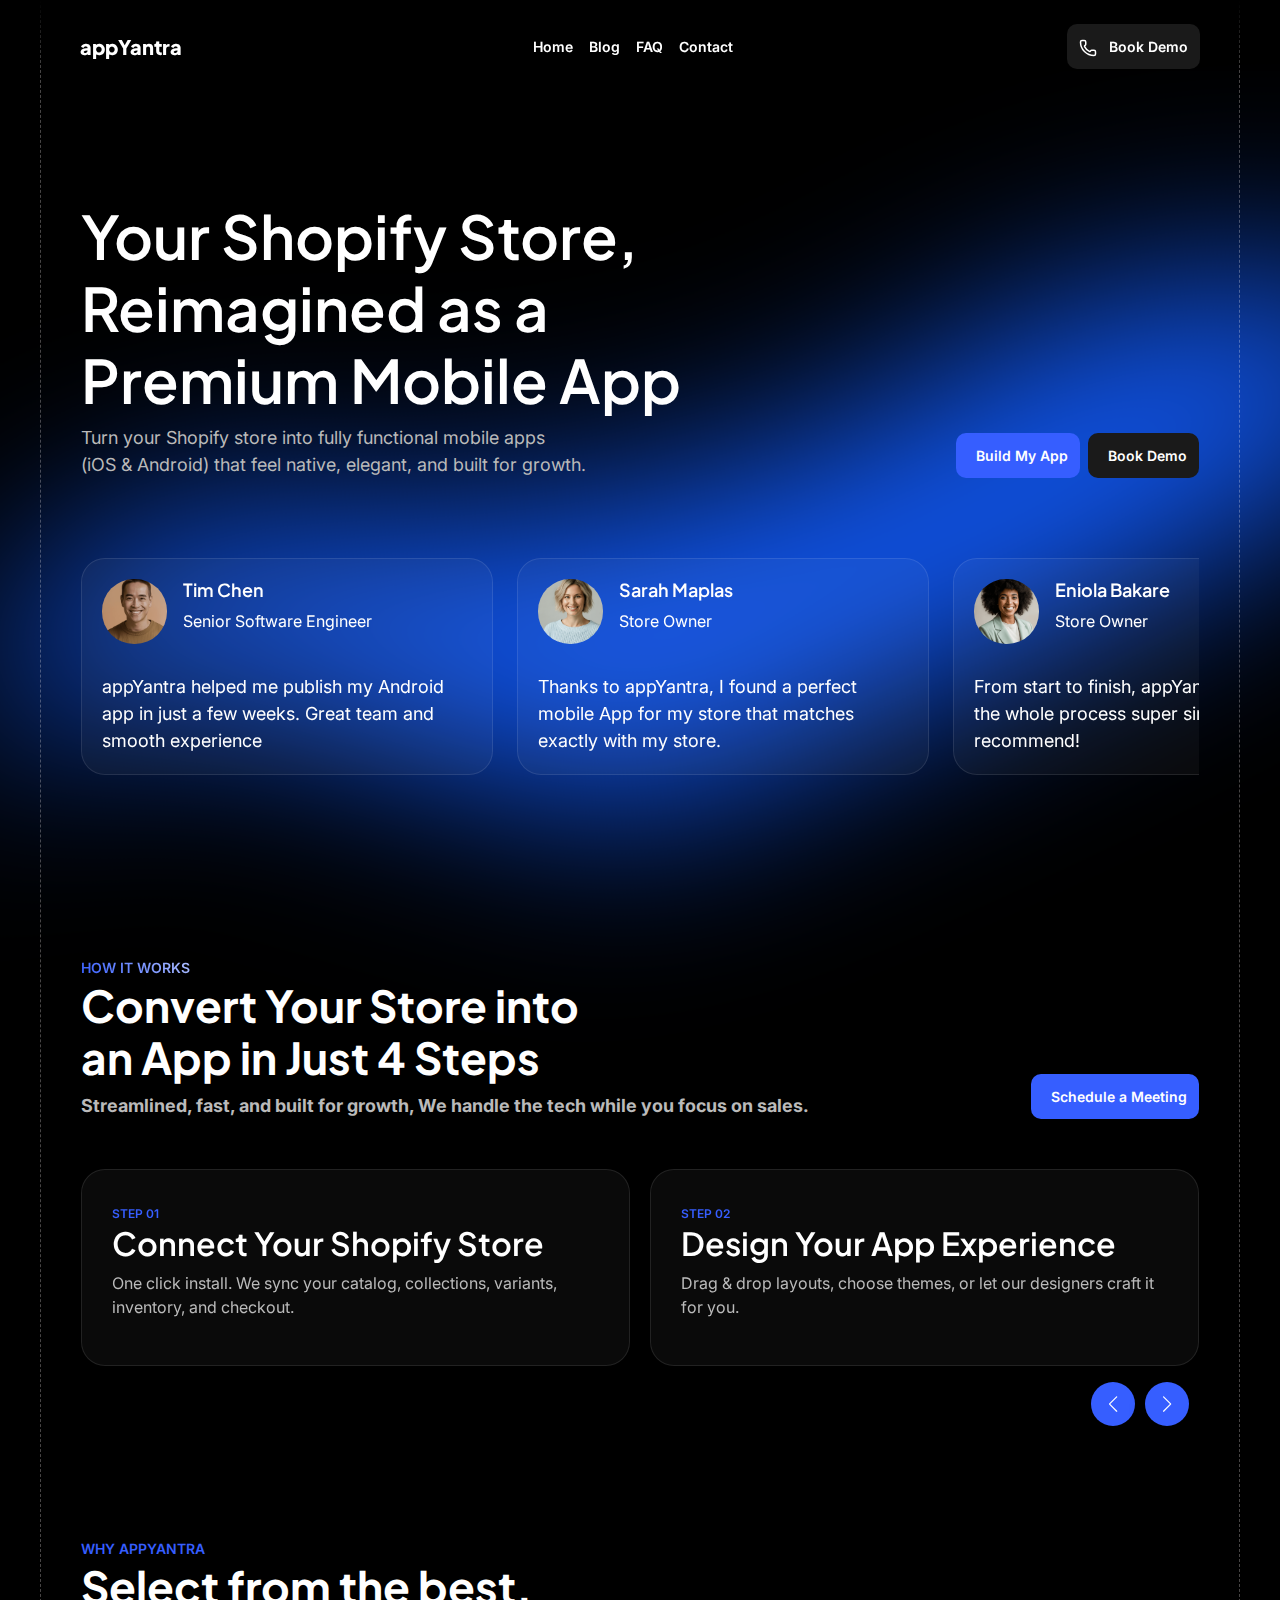
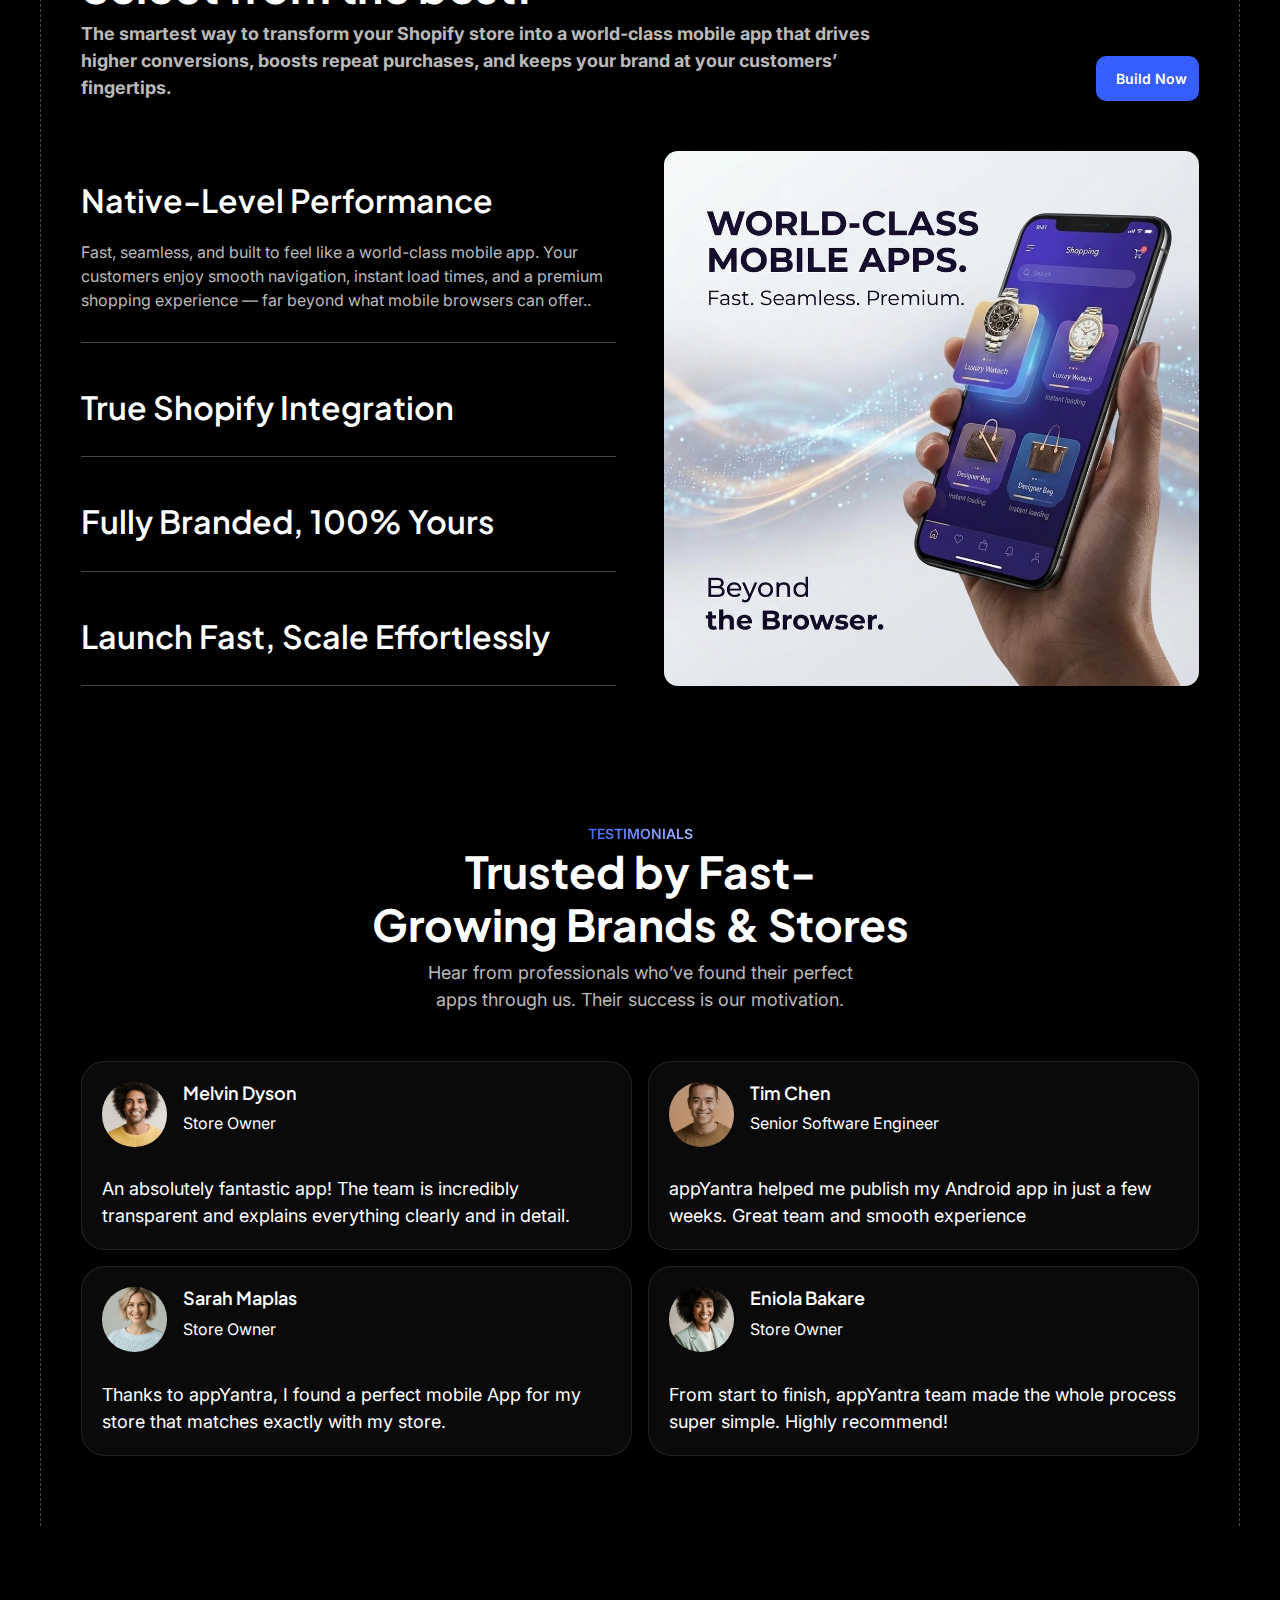
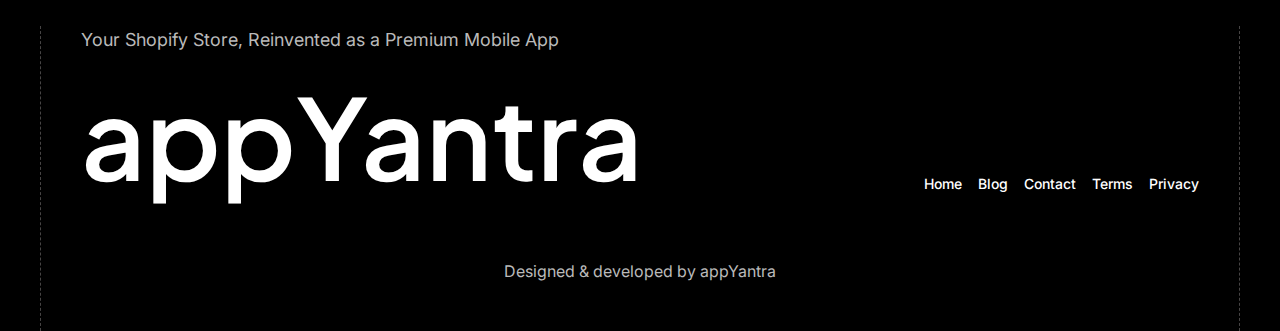
<file: index.html>
<!DOCTYPE html>
<html lang="en">

<head>
    <meta charset="UTF-8">
    <meta name="viewport" content="width=device-width, initial-scale=1.0">
    <title>appYantra | Home</title>
    <link rel="icon" href="images/favicon.png" type="image/x-icon">
    <link rel="stylesheet" href="css/bootstrap.min.css">
    <link rel="stylesheet" href="css/style.css">
    <link rel="stylesheet" href="https://cdn.jsdelivr.net/npm/swiper@11/swiper-bundle.min.css" />
</head>

<body>
    <main class="overflow-hidden position-relative">
    <div class="wrapper container ">
        <!-- HEADER STARTED HERE -->
        <header class=" fixed-top">
            <nav class="navbar navbar-expand-lg py-4 ">
                <div class="container">
                    <a class="navbar-brand" href="index.html">appYantra</a>

                    <!-- Off-canvas toggle button -->
                    <button class="navbar-toggler bg-white" type="button" data-bs-toggle="offcanvas"
                        data-bs-target="#offcanvasNavbar" aria-controls="offcanvasNavbar" aria-expanded="false"
                        aria-label="Toggle navigation">
                        <span class="navbar-toggler-icon"></span>
                    </button>

                    <!-- Off-canvas content -->
                    <div class="offcanvas offcanvas-end bg-dark" tabindex="-1" id="offcanvasNavbar"
                        aria-labelledby="offcanvasNavbarLabel">
                        <div class="offcanvas-header justify-content-end">
                            <!-- <h5 class="offcanvas-title" id="offcanvasNavbarLabel"> <a class="navbar-brand" href="#">appYantra</a></h5> -->
                            <button type="button" class="btn-close bg-white " data-bs-dismiss="offcanvas"
                                aria-label="Close"></button>
                        </div>
                        <div class="offcanvas-body">
                            <ul class="navbar-nav justify-content-center flex-grow-1 align-items-lg-center">
                                <li class="nav-item">
                                    <a class="nav-link" href="index.html">Home</a>
                                </li>
                                <li class="nav-item">
                                    <a class="nav-link" href="https://medium.com/@amit_52413">Blog</a>
                                </li>
                                <li class="nav-item">
                                    <a class="nav-link" href="FAQ.html">FAQ</a>
                                </li>
                                <li class="nav-item">
                                    <a class="nav-link" href="contact.html">Contact</a>
                                </li>

                            </ul>

                            <div class="nav_btn">
                                <button type="button" class="main_btn border-0 text-white">
                                    <svg xmlns="http://www.w3.org/2000/svg" width="18" height="18" viewBox="0 0 24 24"
                                        fill="none" stroke="currentColor" stroke-width="2" stroke-linecap="round"
                                        stroke-linejoin="round" class="lucide lucide-phone-icon lucide-phone">
                                        <path
                                            d="M13.832 16.568a1 1 0 0 0 1.213-.303l.355-.465A2 2 0 0 1 17 15h3a2 2 0 0 1 2 2v3a2 2 0 0 1-2 2A18 18 0 0 1 2 4a2 2 0 0 1 2-2h3a2 2 0 0 1 2 2v3a2 2 0 0 1-.8 1.6l-.468.351a1 1 0 0 0-.292 1.233 14 14 0 0 0 6.392 6.384" />
                                    </svg>
                                    <span class="ms-2">Book Demo</span>
                                </button>
                            </div>
                        </div>
                    </div>
                </div>
            </nav>
        </header>
        <!-- HEADER STARTED ENDED HERE -->

        <!-- HERO SECTION STARTED HERE  -->
        <section class="hero_section ">
            <div class="">
                <div class="hero_wrapper">
                    <div class="row align-items-end gy-3">
                        <div class="col-sm-12 col-md-12 col-lg-8">
                            <div class="hero_content">
                                <h1 class="main_heading">Your Shopify Store, Reimagined as a <br
                                        class="d-none d-lg-block"> Premium Mobile App</h1>
                                <p class="mb-0 main_para">Turn your Shopify store into fully functional mobile apps <br
                                        class="d-none d-lg-block"> (iOS & Android) that feel native, elegant, and built
                                    for growth.</p>
                            </div>
                        </div>
                        <div class="col-sm-12 col-md-12 col-lg-4">
                            <div class="hero-btn d-flex gap-2 justify-content-lg-end">
                                <button type="button" class="main_btn blue_btn border-0 text-white">
                                    <span class="ms-2">Build My App</span>
                                </button>
                                <button type="button" class="main_btn dark_btn border-0 text-white">
                                    <span class="ms-2">Book Demo</span>
                                </button>
                            </div>
                        </div>
                    </div>
                </div>
            </div>

            <div class="infinite_slider_section">
                <div class="swiper card-slider">
                    <div class="swiper-wrapper">
                        <div class="swiper-slide ">
                            <div class="card_wrapper">
                                <div class="d-flex mb-4">
                                    <div class="flex-shrink-0">
                                        <img src="images/Malvin Dyson.png" class="rounded-5 object-fit-cover" alt="..."
                                            width="65" height="65">
                                    </div>
                                    <div class="flex-grow-1 ms-3">
                                        <h4>Melvin Dyson</h4>
                                        <p>Store Owner</p>
                                    </div>
                                </div>
                                <p class="card-para mb-0">An absolutely fantastic app! The team is incredibly
                                    transparent and explains everything clearly and in detail.</p>
                            </div>
                        </div>
                        <div class="swiper-slide">
                            <div class="card_wrapper">
                                <div class="d-flex mb-4">
                                    <div class="flex-shrink-0">
                                        <img src="images/Tim Chen.png" class="rounded-5 object-fit-cover" alt="..."
                                            width="65" height="65">
                                    </div>
                                    <div class="flex-grow-1 ms-3">
                                        <h4>Tim Chen</h4>
                                        <p>Senior Software Engineer</p>
                                    </div>
                                </div>
                                <p class="card-para mb-0">appYantra helped me publish my Android app in just a few
                                    weeks. Great team and smooth experience</p>
                            </div>
                        </div>
                        <div class="swiper-slide">
                            <div class="card_wrapper ">
                                <div class="d-flex mb-4">
                                    <div class="flex-shrink-0">
                                        <img src="images/Sarah Mapls.png" class="rounded-5 object-fit-cover" alt="..."
                                            width="65" height="65">
                                    </div>
                                    <div class="flex-grow-1 ms-3">
                                        <h4>Sarah Maplas</h4>
                                        <p>Store Owner</p>
                                    </div>
                                </div>
                                <p class="card-para mb-0">Thanks to appYantra, I found a perfect mobile App for my store
                                    that matches exactly with my store.</p>
                            </div>
                        </div>
                        <div class="swiper-slide">
                            <div class="card_wrapper">
                                <div class="d-flex mb-4">
                                    <div class="flex-shrink-0">
                                        <img src="images/Eniola Bakare.png" class="rounded-5 object-fit-cover" alt="..."
                                            width="65" height="65">
                                    </div>
                                    <div class="flex-grow-1 ms-3">
                                        <h4>Eniola Bakare</h4>
                                        <p>Store Owner</p>
                                    </div>
                                </div>
                                <p class="card-para mb-0">From start to finish, appYantra team made the whole process
                                    super simple. Highly recommend!</p>
                            </div>
                        </div>
                    </div>
                </div>
            </div>
            <div class="overflow-hidden">

           
            <div class="effect" style="transform: rotate(-15deg); width: 1618px;
    height: 405px; position: absolute;
    bottom: 0;
    right: -370px;     filter: blur(100px); z-index: -1;">
                <svg viewBox="0 0 1618 405" id="svg12273112400"><path d="M 205.889 150.386 C 205.889 150.386 0.541 182.094 0.392 136.971 C 0.242 91.848 205.292 -30.106 307.356 7.013 C 511.485 81.249 783.216 139.368 1029.143 61.433 C 1275.071 -16.503 1445.032 65.317 1567.134 151.369 C 1689.236 237.422 1555.027 78.887 1505.441 188.418 C 1455.855 297.949 632.069 404.285 632.069 404.285 Z" fill="var(--token-8454ef88-b6ee-4ed5-be6e-f2c4387e5309, rgb(17 89 247))"/></svg>

            </div>
            
             </div>
        </section>
        <!-- HERO SECTION ENDED HERE  -->

        <!-- HOW IT WORKS SECTION STARTED HERE -->
        <section class="process_section">
            <div class="row align-items-end gy-3">
                <div class="col-md-8">
                    <div class="content_part">
                        <span class="section_title_text">HOW IT WORKS</span>
                        <h2 class="section_heading_text">Convert Your Store into <br class="d-none d-lg-block"> an App
                            in Just 4 Steps</h2>
                        <p class="bold_para_text mb-0">Streamlined, fast, and built for growth, We handle the tech while
                            you focus on sales.</p>
                    </div>
                </div>
                <div class="col-md-4 ">
                    <div class="d-flex justify-content-lg-end">
                        <button type="button" class="main_btn blue_btn border-0 text-white">
                            <span class="ms-2">Schedule a Meeting</span>
                        </button>
                    </div>
                </div>
            </div>

            <div class="step_slider_wrapper">
                <div class="slider-wrapper">
                    <div class="swiper step-slider">
                        <div class="swiper-wrapper">
                            <div class="swiper-slide">
                                <div class="step_card_wrapper">
                                    <span class="step_title">STEP 01</span>
                                    <h3 class="step_card_heading">Connect Your Shopify Store</h3>
                                    <p>One click install. We sync your catalog, collections, variants, inventory, and
                                        checkout.</p>
                                </div>
                            </div>
                            <div class="swiper-slide">
                                <div class="step_card_wrapper">
                                    <span class="step_title">STEP 02</span>
                                    <h3 class="step_card_heading">Design Your App Experience</h3>
                                    <p>Drag & drop layouts, choose themes, or let our designers craft it for you.</p>
                                </div>
                            </div>
                            <div class="swiper-slide">
                                <div class="step_card_wrapper">
                                    <span class="step_title">STEP 03</span>
                                    <h3 class="step_card_heading">Launch on iOS & Android</h3>
                                    <p>You approve, we compile, test, and submit. Ready for App Store & Google Play.</p>
                                </div>
                            </div>
                            <div class="swiper-slide">
                                <div class="step_card_wrapper">
                                    <span class="step_title">STEP 04</span>
                                    <h3 class="step_card_heading">Mobile-First Customers</h3>
                                    <p>Engage users with push notifications, lightning-fast UI, and a smoother checkout
                                        journey.</p>
                                </div>
                            </div>
                        </div>

                        <!-- Arrows -->
                        <div class="swiper-button-prev"></div>
                        <div class="swiper-button-next"></div>
                    </div>
                </div>
            </div>
        </section>
        <!-- HOW IT WORKS SECTION ENDED HERE -->

        <!-- Why appYantra SECTION START HERE -->
        <section class="why_appYantra">
            <div class="row align-items-end gy-3">
                <div class="col-md-9">
                    <div class="content_part">
                        <span class="why_appYantra_section_title">Why appYantra</span>
                        <h2 class="section_heading_text">Select from the best.</h2>
                        <p class="bold_para_text mb-0">The smartest way to transform your Shopify store into a
                            world-class mobile app that drives higher conversions, boosts repeat purchases, and keeps
                            your brand at your customers’ fingertips.</p>
                    </div>
                </div>
                <div class="col-md-3 ">
                    <div class="d-flex justify-content-lg-end">
                        <button type="button" class="main_btn blue_btn border-0 text-white">
                            <span class="ms-2">Build Now</span>
                        </button>
                    </div>
                </div>
            </div>

            <div class="collapse_content_wrapper">
                <div class="row gx-5 align-items-stretch">
                    <!-- LEFT -->
                    <div class="col-md-12 col-lg-6 h-100">

                        <div id="services" class="h-100 d-flex flex-column justify-content-between w-100">

                            <div class="service-item">
                                <button class="service-btn" data-image="img1" data-bs-toggle="collapse"
                                    data-bs-target="#s1">
                                    <h4>Native-Level Performance</h4>
                                </button>
                                <div id="s1" class="collapse show" data-bs-parent="#services">
                                    <div class="service-body">
                                        <p class="mb-0">Fast, seamless, and built to feel like a world-class mobile
                                            app.
                                            Your customers enjoy smooth navigation, instant load times, and a premium
                                            shopping
                                            experience — far beyond what mobile browsers can offer..</p>
                                    </div>
                                </div>
                            </div>

                            <div class="service-item">
                                <button class="service-btn collapsed" data-image="img2" data-bs-toggle="collapse"
                                    data-bs-target="#s2">
                                    <h4>True Shopify Integration</h4>
                                </button>
                                <div id="s2" class="collapse" data-bs-parent="#services">
                                    <div class="service-body">
                                        <p class="mb-0">Everything in your Shopify store syncs automatically.
                                            Products, collections, variants, inventory, accounts, checkout — all updated
                                            in
                                            real-time with zero manual effort.</p>
                                    </div>
                                </div>
                            </div>

                            <div class="service-item">
                                <button class="service-btn collapsed" data-image="img3" data-bs-toggle="collapse"
                                    data-bs-target="#s3">
                                    <h4> Fully Branded, 100% Yours</h4>
                                </button>
                                <div id="s3" class="collapse" data-bs-parent="#services">
                                    <div class="service-body">
                                        <p class="mb-0"></p>A custom app experience tailored to your identity.
                                        From app icon to UI design, every detail is crafted to reflect your brand — no
                                        templates, no generic layouts, no third-party footprints..</p>
                                    </div>
                                </div>
                            </div>
                            <div class="service-item">
                                <button class="service-btn collapsed" data-image="img4" data-bs-toggle="collapse"
                                    data-bs-target="#s4">
                                    <h4> Launch Fast, Scale Effortlessly</h4>
                                </button>
                                <div id="s4" class="collapse" data-bs-parent="#services">
                                    <div class="service-body">
                                        <p class="mb-0"></p>A custom app experience tailored to your identity.
                                        Go from concept to live app in days, not months.
                                        We handle design, build, testing, and app store submission so you can focus on
                                        growth, customer engagement, and conversions.</p>
                                    </div>
                                </div>
                            </div>

                        </div>
                    </div>

                    <!-- RIGHT -->
                    <div class="col-md-12 col-lg-6 mt-4 mt-md-0 h-100">

                        <div class="image-box h-100 h-100 w-100 d-flex align-items-center justify-content-center overflow-hidden">
                            <img id="img1" class="active img-fluid" src="images/Native-Level Performance.jpg">
                            <img id="img2" class="img-fluid" src="images/True Shopify Integration.webp">
                            <img id="img3" class="img-fluid" src="images/Fully-Branded.jpg" class="image-fluid">
                            <img id="img4" class="img-fluid" src="images/Launch-Fast.jpg" class="image-fluid">
                        </div>

                    </div>

                </div>
            </div>

        </section>
        <!-- Why appYantra SECTION END HERE -->

        <!-- TESTIMONIAL SECTION STARTED HERE  -->
        <section class="testimonial_section">
            <div class="text-center content_part">
                <span class="section_title_text">testimonials</span>
                <h2 class="section_heading_text">Trusted by Fast-<br class="d-none d-lg-block">Growing Brands & Stores</h2>
                <p class="mb-0">Hear from professionals who’ve found their perfect <br class="d-none d-lg-block"> apps through us. Their success is our motivation.</p>
            </div>

            <div class="members mt-5">
                <div class="row g-3">
                    <div class="col-md-6">
                        <div class="card_wrapper">
                                <div class="d-flex mb-4">
                                    <div class="flex-shrink-0">
                                        <img src="images/Malvin Dyson.png" class="rounded-5 object-fit-cover" alt="..."
                                            width="65" height="65">
                                    </div>
                                    <div class="flex-grow-1 ms-3">
                                        <h4>Melvin Dyson</h4>
                                        <p class="member_title">Store Owner</p>
                                    </div>
                                </div>
                                <p class="card-para mb-0">An absolutely fantastic app! The team is incredibly
                                    transparent and explains everything clearly and in detail.</p>
                            </div>
                    </div>
                    <div class="col-md-6">
                        <div class="card_wrapper">
                                <div class="d-flex mb-4">
                                    <div class="flex-shrink-0">
                                        <img src="images/Tim Chen.png" class="rounded-5 object-fit-cover" alt="..."
                                            width="65" height="65">
                                    </div>
                                    <div class="flex-grow-1 ms-3">
                                        <h4>Tim Chen</h4>
                                        <p class="member_title">Senior Software Engineer</p>
                                    </div>
                                </div>
                                <p class="card-para mb-0">appYantra helped me publish my Android app in just a few
                                    weeks. Great team and smooth experience</p>
                            </div>
                    </div>

                    <div class="col-md-6">
                         <div class="card_wrapper ">
                                <div class="d-flex mb-4">
                                    <div class="flex-shrink-0">
                                        <img src="images/Sarah Mapls.png" class="rounded-5 object-fit-cover" alt="..."
                                            width="65" height="65">
                                    </div>
                                    <div class="flex-grow-1 ms-3">
                                        <h4>Sarah Maplas</h4>
                                        <p class="member_title">Store Owner</p>
                                    </div>
                                </div>
                                <p class="card-para mb-0">Thanks to appYantra, I found a perfect mobile App for my store
                                    that matches exactly with my store.</p>
                            </div>
                    </div>

                    <div class="col-md-6">
                        <div class="card_wrapper">
                                <div class="d-flex mb-4">
                                    <div class="flex-shrink-0">
                                        <img src="images/Eniola Bakare.png" class="rounded-5 object-fit-cover" alt="..."
                                            width="65" height="65">
                                    </div>
                                    <div class="flex-grow-1 ms-3">
                                        <h4>Eniola Bakare</h4>
                                        <p class="member_title">Store Owner</p>
                                    </div>
                                </div>
                                <p class="card-para mb-0">From start to finish, appYantra team made the whole process
                                    super simple. Highly recommend!</p>
                            </div>
                    </div>
                </div>
            </div>
        </section>
        <!-- TESTIMONIAL SECTION ENDED HERE  -->
    </div>
</main>

    <!-- FOOTER STARED HERE  -->
     <footer class="overflow-hidden position-relative">
        
        <div class="container p-0">
            <div class="footer-wrapper">
            <div class="row align-items-end">
                <div class="col-md-12 col-lg-8 text-center text-lg-start">
                    <p class="footer_para ">Your Shopify Store, Reinvented as a Premium Mobile App</p>
                    <h4 class="footer_title ">appYantra</h4>
                </div>
                <div class="col-md-12  col-lg-4">
                    <ul class="footer_links justify-content-lg-end justify-content-center flex-wrap">
                                <li>
                                    <a class="" href="index.html">Home</a>
                                </li>
                                <li >
                                    <a class="" href="https://medium.com/@amit_52413">Blog</a>
                                </li>
                                <li>
                                    <a class="" href="contact.html">Contact</a>
                                </li>
                                <li >
                                    <a class="" href="terms.html">Terms</a>
                                </li>
                                <li>
                                    <a class="" href="privacy-policy.html">Privacy</a>
                                </li>

                            </ul>
                </div>
            </div>
            <p class="copyright_title py-5 mb-0  text-center">Designed & developed by appYantra</p>
        </div>
        </div>

        <div class="glow-effect" style="transform: rotate(7deg);     position: absolute;
    bottom: -160px;
    left: -126px;     width: 1107px;
    height: 277px;     filter: blur(100px); z-index: -1;">
            <svg viewBox="0 0 1402 351" id="svg9878764945"><path d="M 89.076 78.319 C 89.076 78.319 -88.097 105.642 -88.226 66.759 C -88.354 27.875 88.561 -77.216 176.621 -45.23 C 352.743 18.741 587.19 68.825 799.375 1.665 C 1011.56 -65.494 1158.201 5.013 1263.55 79.166 C 1368.898 153.32 1253.104 16.706 1210.321 111.092 C 1167.538 205.478 456.782 297.111 456.782 297.111 Z" fill="var(--token-8454ef88-b6ee-4ed5-be6e-f2c4387e5309, rgb(60, 120, 250))"/></svg>
        </div>
     </footer>
      <!-- FOOTER STARED ENDED  -->

    <script src="js/jquery-3.6.4.min.js"></script>
    <script src="js/bootstrap.bundle.min.js"></script>
    <script src="https://cdn.jsdelivr.net/npm/swiper@11/swiper-bundle.min.js"></script>
    <script>
        const swiper = new Swiper(".card-slider", {
            slidesPerView: "auto",
            spaceBetween: 0,
            loop: true,
            speed: 7000,
            allowTouchMove: false,
            autoplay: {
                delay: 0,
                disableOnInteraction: false
            },
            freeMode: true,
            freeModeMomentum: false
        });
        swiper.el.addEventListener("pointerdown", () => swiper.autoplay.stop());
        swiper.el.addEventListener("pointerup", () => swiper.autoplay.start());

        const stepswiSper = new Swiper(".step-slider", {
            slidesPerView: "auto",
            spaceBetween: 20,
            loop: true,
            navigation: {
                nextEl: ".swiper-button-next",
                prevEl: ".swiper-button-prev"
            },
            breakpoints: {
                640: { slidesPerView: 2 },
                900: { slidesPerView: 2 }
            }
        });


        // collapse
        const buttons = document.querySelectorAll('.service-btn');
        const images = document.querySelectorAll('.image-box img');

        buttons.forEach(btn => {
            btn.addEventListener('click', () => {
                const target = btn.getAttribute('data-image');

                images.forEach(img => img.classList.remove('active'));
                document.getElementById(target).classList.add('active');
            });
        });
    </script>
</body>

</html>
</file>
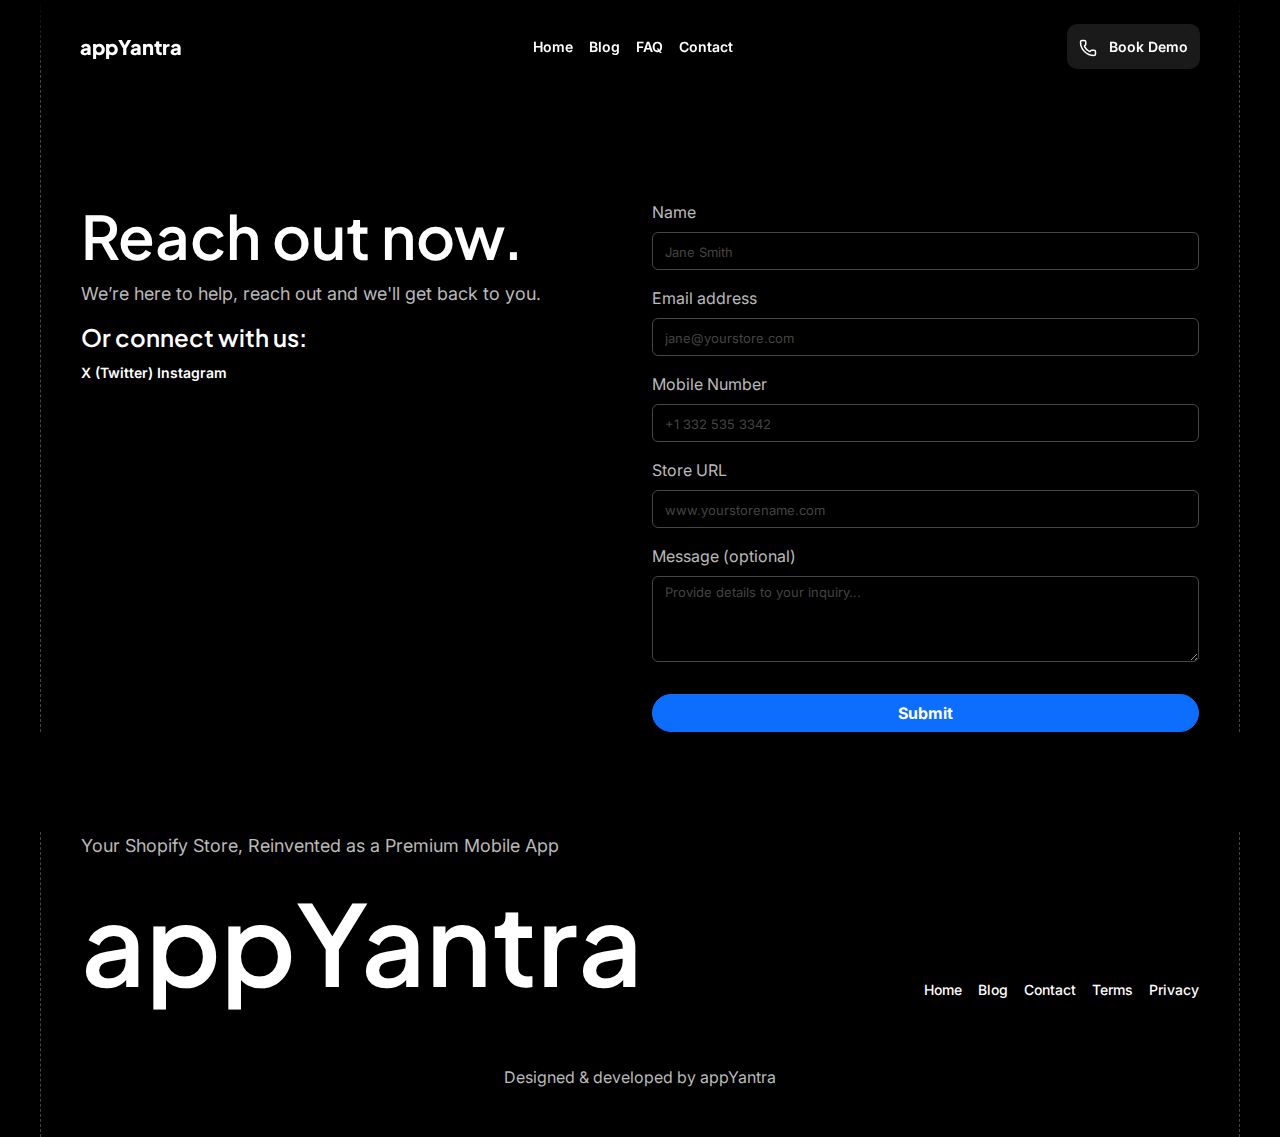
<file: contact.html>
<!DOCTYPE html>
<html lang="en">

<head>
    <meta charset="UTF-8">
    <meta name="viewport" content="width=device-width, initial-scale=1.0">
    <title>appYantra | Contact </title>
    <link rel="icon" href="images/favicon.png" type="image/x-icon">
    <link rel="stylesheet" href="css/bootstrap.min.css">
    <link rel="stylesheet" href="css/style.css">
</head>

<body>
    <main class="overflow-hidden position-relative">
        <div class="wrapper container ">
            <!-- HEADER STARTED HERE -->
            <header class=" fixed-top">
                <nav class="navbar navbar-expand-lg py-4 ">
                    <div class="container">
                        <a class="navbar-brand" href="index.html">appYantra</a>

                        <!-- Off-canvas toggle button -->
                        <button class="navbar-toggler bg-white" type="button" data-bs-toggle="offcanvas"
                            data-bs-target="#offcanvasNavbar" aria-controls="offcanvasNavbar" aria-expanded="false"
                            aria-label="Toggle navigation">
                            <span class="navbar-toggler-icon"></span>
                        </button>

                        <!-- Off-canvas content -->
                        <div class="offcanvas offcanvas-end bg-dark" tabindex="-1" id="offcanvasNavbar"
                            aria-labelledby="offcanvasNavbarLabel">
                            <div class="offcanvas-header justify-content-end">
                                <!-- <h5 class="offcanvas-title" id="offcanvasNavbarLabel"> <a class="navbar-brand" href="#">appYantra</a></h5> -->
                                <button type="button" class="btn-close bg-white " data-bs-dismiss="offcanvas"
                                    aria-label="Close"></button>
                            </div>
                            <div class="offcanvas-body">
                                <ul class="navbar-nav justify-content-center flex-grow-1 align-items-lg-center">
                                    <li class="nav-item">
                                        <a class="nav-link" href="index.html">Home</a>
                                    </li>
                                    <li class="nav-item">
                                        <a class="nav-link" href="https://medium.com/@amit_52413">Blog</a>
                                    </li>
                                    <li class="nav-item">
                                        <a class="nav-link" href="FAQ.html">FAQ</a>
                                    </li>
                                    <li class="nav-item">
                                        <a class="nav-link" href="contact.html">Contact</a>
                                    </li>

                                </ul>

                                <div class="nav_btn">
                                    <button type="button" class="main_btn border-0 text-white">
                                        <svg xmlns="http://www.w3.org/2000/svg" width="18" height="18"
                                            viewBox="0 0 24 24" fill="none" stroke="currentColor" stroke-width="2"
                                            stroke-linecap="round" stroke-linejoin="round"
                                            class="lucide lucide-phone-icon lucide-phone">
                                            <path
                                                d="M13.832 16.568a1 1 0 0 0 1.213-.303l.355-.465A2 2 0 0 1 17 15h3a2 2 0 0 1 2 2v3a2 2 0 0 1-2 2A18 18 0 0 1 2 4a2 2 0 0 1 2-2h3a2 2 0 0 1 2 2v3a2 2 0 0 1-.8 1.6l-.468.351a1 1 0 0 0-.292 1.233 14 14 0 0 0 6.392 6.384" />
                                        </svg>
                                        <span class="ms-2">Book Demo</span>
                                    </button>
                                </div>
                            </div>
                        </div>
                    </div>
                </nav>
            </header>

            <section class="contact_us">
                <div class="row gy-5">
                    <div class="col-lg-6">
                        <div class="contact_content text-center text-lg-start">
                            <h1 class="main_heading">Reach out now.</h1>
                            <p class="mb-0 main_para">We’re here to help, reach out and we'll get back to you.</p>

                            <div class="social_links mt-3">
                                <h4>Or connect with us:</h4>
                                <a href="https://x.com/SupportCo57673" class="d-inline-block" target="_blank">X
                                    (Twitter)</a>
                                <a href="https://www.instagram.com/appyantra/" class="d-inline-block"
                                    target="_blank">Instagram</a>
                            </div>
                        </div>
                    </div>
                    <div class="col-lg-6">
                        <div class="contact_form">
                            <form>
                                <div class="mb-3">
                                    <label for="exampleInputName1" class="form-label">Name</label>
                                    <input type="text" class="form-control" placeholder="Jane Smith"
                                        id="exampleInputName1" aria-describedby="Name" required>
                                </div>
                                <div class="mb-3">
                                    <label for="exampleInputEmail1" class="form-label">Email address</label>
                                    <input type="email" class="form-control" placeholder="jane@yourstore.com"
                                        id="exampleInputEmail1" aria-describedby="emailHelp" required>
                                </div>
                                <div class="mb-3">
                                    <label for="exampleInputNumber1" class="form-label">Mobile Number</label>
                                    <input type="number" class="form-control" placeholder="+1 332 535 3342"
                                        id="exampleInputNumber1">
                                </div>
                                <div class="mb-3">
                                    <label for="exampleInputURL1" class="form-label">Store URL</label>
                                    <input type="text" class="form-control" placeholder="www.yourstorename.com"
                                        id="exampleInputURL1" aria-describedby="emailHelp">
                                </div>
                                <div class="mb-3">
                                    <label for="exampleFormControlTextarea1" class="form-label">Message
                                        (optional)</label>
                                    <textarea class="form-control" placeholder="Provide details to your inquiry..."
                                        id="exampleFormControlTextarea1" rows="3"></textarea>
                                </div>
                                <button type="submit"
                                    class="btn btn-primary rounded-5 w-100 fw-bold mt-3">Submit</button>
                            </form>
                        </div>
                    </div>
                </div>

            </section>
        </div>
    </main>

    <!-- FOOTER STARED HERE  -->
    <footer class="overflow-hidden position-relative">

        <div class="container p-0">
            <div class="footer-wrapper">
                <div class="row align-items-end">
                    <div class="col-md-12 col-lg-8 text-center text-lg-start">
                        <p class="footer_para ">Your Shopify Store, Reinvented as a Premium Mobile App</p>
                        <h4 class="footer_title ">appYantra</h4>
                    </div>
                    <div class="col-md-12  col-lg-4">
                        <ul class="footer_links justify-content-lg-end justify-content-center flex-wrap">
                            <li>
                                <a class="" href="index.html">Home</a>
                            </li>
                            <li>
                                <a class="" href="https://medium.com/@amit_52413">Blog</a>
                            </li>
                            <li>
                                <a class="" href="contact.html">Contact</a>
                            </li>
                            <li>
                                <a class="" href="terms.html">Terms</a>
                            </li>
                            <li>
                                <a class="" href="privacy-policy.html">Privacy</a>
                            </li>

                        </ul>
                    </div>
                </div>
                <p class="copyright_title py-5 mb-0  text-center">Designed & developed by appYantra</p>
            </div>
        </div>

        <div class="glow-effect" style="transform: rotate(7deg);     position: absolute;
    bottom: -160px;
    left: -126px;     width: 1107px;
    height: 277px;     filter: blur(100px); z-index: -1;">
            <svg viewBox="0 0 1402 351" id="svg9878764945">
                <path
                    d="M 89.076 78.319 C 89.076 78.319 -88.097 105.642 -88.226 66.759 C -88.354 27.875 88.561 -77.216 176.621 -45.23 C 352.743 18.741 587.19 68.825 799.375 1.665 C 1011.56 -65.494 1158.201 5.013 1263.55 79.166 C 1368.898 153.32 1253.104 16.706 1210.321 111.092 C 1167.538 205.478 456.782 297.111 456.782 297.111 Z"
                    fill="var(--token-8454ef88-b6ee-4ed5-be6e-f2c4387e5309, rgb(60, 120, 250))" />
            </svg>
        </div>
    </footer>
    <!-- FOOTER STARED ENDED  -->
</body>

</html>
</file>
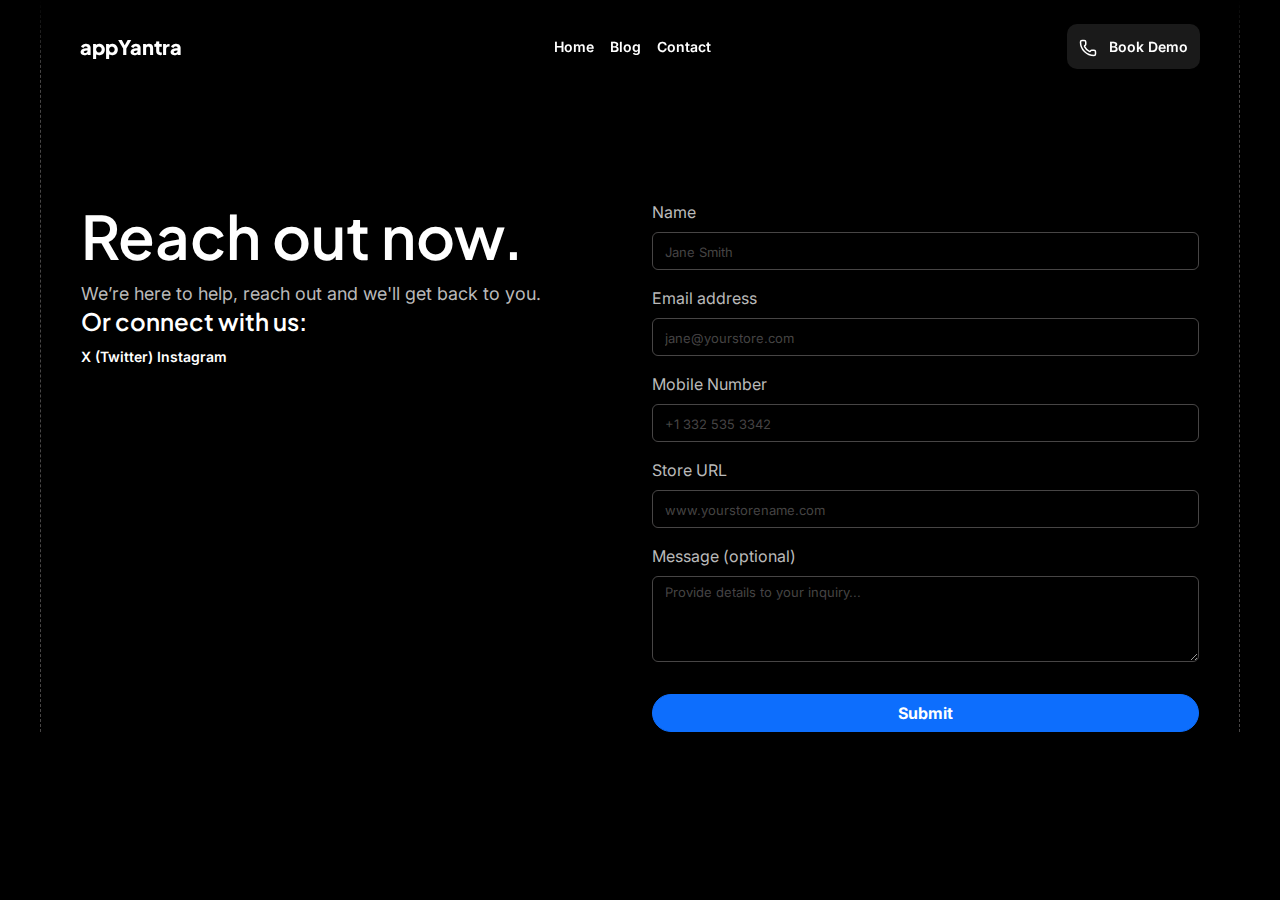
<file: contactus.html>
<!DOCTYPE html>
<html lang="en">

<head>
    <meta charset="UTF-8">
    <meta name="viewport" content="width=device-width, initial-scale=1.0">
    <title>appYantra | Contact </title>
    <link rel="icon" href="images/favicon.png" type="image/x-icon">
    <link rel="stylesheet" href="css/bootstrap.min.css">
    <link rel="stylesheet" href="css/style.css">
</head>

<body>
    <main class="overflow-hidden position-relative">
        <div class="wrapper container ">
            <!-- HEADER STARTED HERE -->
            <header class=" fixed-top">
                <nav class="navbar navbar-expand-lg py-4 ">
                    <div class="container">
                        <a class="navbar-brand" href="#">appYantra</a>

                        <!-- Off-canvas toggle button -->
                        <button class="navbar-toggler bg-white" type="button" data-bs-toggle="offcanvas"
                            data-bs-target="#offcanvasNavbar" aria-controls="offcanvasNavbar" aria-expanded="false"
                            aria-label="Toggle navigation">
                            <span class="navbar-toggler-icon"></span>
                        </button>

                        <!-- Off-canvas content -->
                        <div class="offcanvas offcanvas-end bg-dark" tabindex="-1" id="offcanvasNavbar"
                            aria-labelledby="offcanvasNavbarLabel">
                            <div class="offcanvas-header justify-content-end">
                                <!-- <h5 class="offcanvas-title" id="offcanvasNavbarLabel"> <a class="navbar-brand" href="#">appYantra</a></h5> -->
                                <button type="button" class="btn-close bg-white " data-bs-dismiss="offcanvas"
                                    aria-label="Close"></button>
                            </div>
                            <div class="offcanvas-body">
                                <ul class="navbar-nav justify-content-center flex-grow-1 align-items-lg-center">
                                    <li class="nav-item">
                                        <a class="nav-link" href="#">Home</a>
                                    </li>
                                    <li class="nav-item">
                                        <a class="nav-link" href="#">Blog</a>
                                    </li>
                                    <li class="nav-item">
                                        <a class="nav-link" href="#">Contact</a>
                                    </li>

                                </ul>

                                <div class="nav_btn">
                                    <button type="button" class="main_btn border-0 text-white">
                                        <svg xmlns="http://www.w3.org/2000/svg" width="18" height="18"
                                            viewBox="0 0 24 24" fill="none" stroke="currentColor" stroke-width="2"
                                            stroke-linecap="round" stroke-linejoin="round"
                                            class="lucide lucide-phone-icon lucide-phone">
                                            <path
                                                d="M13.832 16.568a1 1 0 0 0 1.213-.303l.355-.465A2 2 0 0 1 17 15h3a2 2 0 0 1 2 2v3a2 2 0 0 1-2 2A18 18 0 0 1 2 4a2 2 0 0 1 2-2h3a2 2 0 0 1 2 2v3a2 2 0 0 1-.8 1.6l-.468.351a1 1 0 0 0-.292 1.233 14 14 0 0 0 6.392 6.384" />
                                        </svg>
                                        <span class="ms-2">Book Demo</span>
                                    </button>
                                </div>
                            </div>
                        </div>
                    </div>
                </nav>
            </header>

            <section class="contact_us">
                <div class="row">
                    <div class="col-lg-6">
                        <div class="contact_content">
                            <h1 class="main_heading">Reach out now.</h1>
                            <p class="mb-0 main_para">We’re here to help, reach out and we'll get back to you.</p>

                            <div class="social_links">
                                <h4>Or connect with us:</h4>
                                <a href="https://x.com/SupportCo57673" class="d-inline-block" target="_blank">X
                                    (Twitter)</a>
                                <a href="https://www.instagram.com/appyantra/" class="d-inline-block"
                                    target="_blank">Instagram</a>
                            </div>
                        </div>
                    </div>
                    <div class="col-lg-6">
                        <div class="contact_form">
                            <form>
                                <div class="mb-3">
                                    <label for="exampleInputName1" class="form-label">Name</label>
                                    <input type="text" class="form-control" placeholder="Jane Smith"
                                        id="exampleInputName1" aria-describedby="Name" required>
                                </div>
                                <div class="mb-3">
                                    <label for="exampleInputEmail1" class="form-label">Email address</label>
                                    <input type="email" class="form-control" placeholder="jane@yourstore.com"
                                        id="exampleInputEmail1" aria-describedby="emailHelp" required>
                                </div>
                                <div class="mb-3">
                                    <label for="exampleInputNumber1" class="form-label">Mobile Number</label>
                                    <input type="number" class="form-control" placeholder="+1 332 535 3342"
                                        id="exampleInputNumber1">
                                </div>
                                <div class="mb-3">
                                    <label for="exampleInputURL1" class="form-label">Store URL</label>
                                    <input type="text" class="form-control" placeholder="www.yourstorename.com"
                                        id="exampleInputURL1" aria-describedby="emailHelp">
                                </div>
                                <div class="mb-3">
                                    <label for="exampleFormControlTextarea1" class="form-label">Message (optional)</label>
                                    <textarea class="form-control" placeholder="Provide details to your inquiry..." id="exampleFormControlTextarea1" rows="3"></textarea>
                                </div>
                                <button type="submit" class="btn btn-primary rounded-5 w-100 fw-bold mt-3">Submit</button>
                            </form>
                        </div>
                    </div>
                </div>

            </section>
        </div>
    </main>
</body>

</html>
</file>
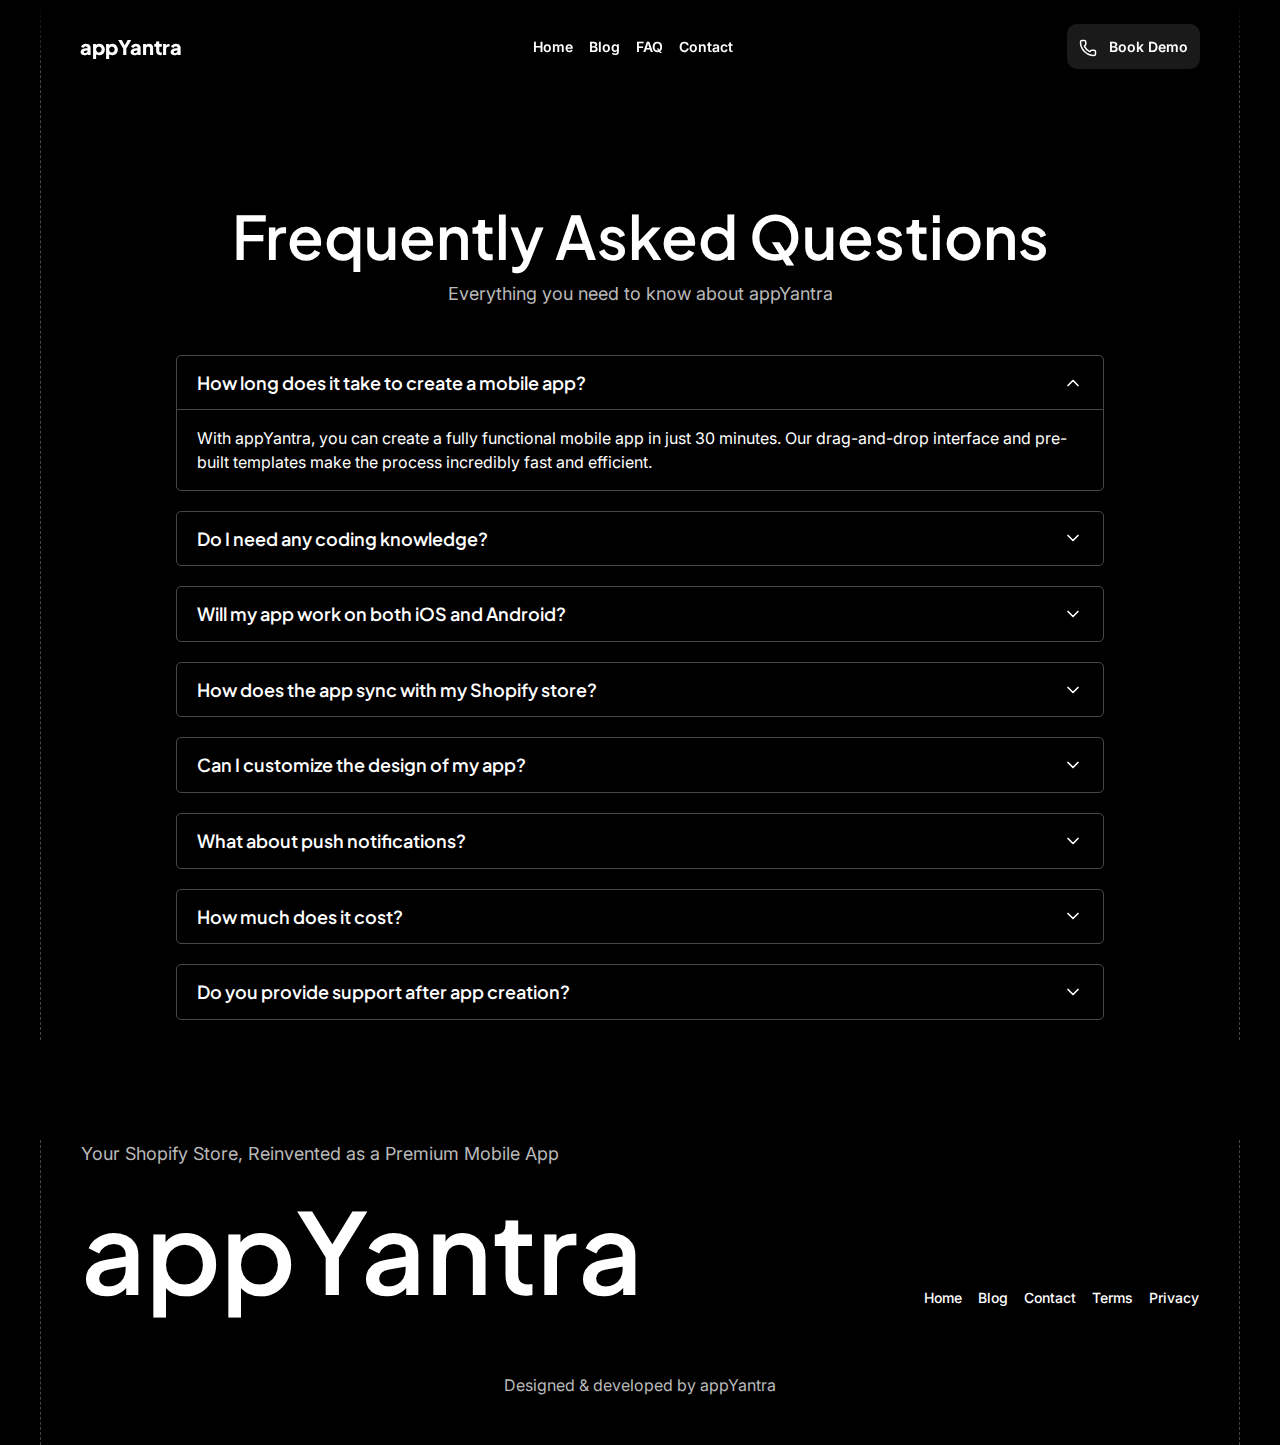
<file: FAQ.html>
<!DOCTYPE html>
<html lang="en">

<head>
    <meta charset="UTF-8">
    <meta name="viewport" content="width=device-width, initial-scale=1.0">
    <title>appYantra | FAQ </title>
    <link rel="icon" href="images/favicon.png" type="image/x-icon">
    <link rel="stylesheet" href="css/bootstrap.min.css">
    <link rel="stylesheet" href="css/style.css">
</head>

<body>
    <main class="overflow-hidden position-relative">
        <div class="wrapper container ">
            <!-- HEADER STARTED HERE -->
            <header class=" fixed-top">
                <nav class="navbar navbar-expand-lg py-4 ">
                    <div class="container">
                        <a class="navbar-brand" href="index.html">appYantra</a>

                        <!-- Off-canvas toggle button -->
                        <button class="navbar-toggler bg-white" type="button" data-bs-toggle="offcanvas"
                            data-bs-target="#offcanvasNavbar" aria-controls="offcanvasNavbar" aria-expanded="false"
                            aria-label="Toggle navigation">
                            <span class="navbar-toggler-icon"></span>
                        </button>

                        <!-- Off-canvas content -->
                        <div class="offcanvas offcanvas-end bg-dark" tabindex="-1" id="offcanvasNavbar"
                            aria-labelledby="offcanvasNavbarLabel">
                            <div class="offcanvas-header justify-content-end">
                                <!-- <h5 class="offcanvas-title" id="offcanvasNavbarLabel"> <a class="navbar-brand" href="#">appYantra</a></h5> -->
                                <button type="button" class="btn-close bg-white " data-bs-dismiss="offcanvas"
                                    aria-label="Close"></button>
                            </div>
                            <div class="offcanvas-body">
                                <ul class="navbar-nav justify-content-center flex-grow-1 align-items-lg-center">
                                    <li class="nav-item">
                                        <a class="nav-link" href="index.html">Home</a>
                                    </li>
                                    <li class="nav-item">
                                        <a class="nav-link" href="https://medium.com/@amit_52413">Blog</a>
                                    </li>
                                    <li class="nav-item">
                                        <a class="nav-link" href="FAQ.html">FAQ</a>
                                    </li>
                                    <li class="nav-item">
                                        <a class="nav-link" href="contact.html">Contact</a>
                                    </li>

                                </ul>

                                <div class="nav_btn">
                                    <button type="button" class="main_btn border-0 text-white">
                                        <svg xmlns="http://www.w3.org/2000/svg" width="18" height="18"
                                            viewBox="0 0 24 24" fill="none" stroke="currentColor" stroke-width="2"
                                            stroke-linecap="round" stroke-linejoin="round"
                                            class="lucide lucide-phone-icon lucide-phone">
                                            <path
                                                d="M13.832 16.568a1 1 0 0 0 1.213-.303l.355-.465A2 2 0 0 1 17 15h3a2 2 0 0 1 2 2v3a2 2 0 0 1-2 2A18 18 0 0 1 2 4a2 2 0 0 1 2-2h3a2 2 0 0 1 2 2v3a2 2 0 0 1-.8 1.6l-.468.351a1 1 0 0 0-.292 1.233 14 14 0 0 0 6.392 6.384" />
                                        </svg>
                                        <span class="ms-2">Book Demo</span>
                                    </button>
                                </div>
                            </div>
                        </div>
                    </div>
                </nav>
            </header>

            <section class="faq_section">
                <div class="text-center">
                    <h1 class="main_heading ">Frequently Asked Questions</h1>
                    <p class="main_para">Everything you need to know about appYantra</p>
                </div>
                <div class="row mt-5">
                    <div class="col-lg-10 mx-auto">
                        <div class="faq_wrapper">
                    <div class="accordion" id="accordionExample">
                        <div class="accordion-item">
                            <h2 class="accordion-header">
                                <button class="accordion-button" type="button" data-bs-toggle="collapse"
                                    data-bs-target="#collapseOne" aria-expanded="true" aria-controls="collapseOne">
                                    How long does it take to create a mobile app?
                                </button>
                            </h2>
                            <div id="collapseOne" class="accordion-collapse collapse show"
                                data-bs-parent="#accordionExample">
                                <div class="accordion-body">
                                    
                With appYantra, you can create a fully functional mobile app in
                just 30 minutes. Our drag-and-drop interface and pre-built
                templates make the process incredibly fast and efficient.
              
                                </div>
                            </div>
                        </div>
                        <div class="accordion-item">
                            <h2 class="accordion-header">
                                <button class="accordion-button collapsed" type="button" data-bs-toggle="collapse"
                                    data-bs-target="#collapseTwo" aria-expanded="false" aria-controls="collapseTwo">
                                    Do I need any coding knowledge?
                                </button>
                            </h2>
                            <div id="collapseTwo" class="accordion-collapse collapse"
                                data-bs-parent="#accordionExample">
                                <div class="accordion-body">
                                    
                No coding knowledge is required! appYantra is designed for
                non-technical users. Our visual editor handles all the complex
                programming behind the scenes.
              
                                </div>
                            </div>
                        </div>
                        <div class="accordion-item">
                            <h2 class="accordion-header">
                                <button class="accordion-button collapsed" type="button" data-bs-toggle="collapse"
                                    data-bs-target="#collapseThree" aria-expanded="false" aria-controls="collapseThree">
                                    Will my app work on both iOS and Android?
                                </button>
                            </h2>
                            <div id="collapseThree" class="accordion-collapse collapse"
                                data-bs-parent="#accordionExample">
                                <div class="accordion-body">
                                    Yes! appYantra creates native apps for both iOS and Android
                platforms, ensuring your customers can access your app
                regardless of their device preference.
                                </div>
                            </div>
                        </div>
                        <div class="accordion-item">
                            <h2 class="accordion-header">
                                <button class="accordion-button collapsed" type="button" data-bs-toggle="collapse"
                                    data-bs-target="#collapseFour" aria-expanded="false" aria-controls="collapseFour">
                                    How does the app sync with my Shopify store?
                                </button>
                            </h2>
                            <div id="collapseFour" class="accordion-collapse collapse"
                                data-bs-parent="#accordionExample">
                                <div class="accordion-body">
                                    Your mobile app automatically syncs with your Shopify store in
                real-time. Product updates, inventory changes, pricing, and
                orders are instantly reflected in your app.
                                </div>
                            </div>
                        </div>
                        <div class="accordion-item">
                            <h2 class="accordion-header">
                                <button class="accordion-button collapsed" type="button" data-bs-toggle="collapse"
                                    data-bs-target="#collapseFive" aria-expanded="false" aria-controls="collapseFive">
                                    Can I customize the design of my app?
                                </button>
                            </h2>
                            <div id="collapseFive" class="accordion-collapse collapse"
                                data-bs-parent="#accordionExample">
                                <div class="accordion-body">
                                    Absolutely! You can customize themes, colors, layouts, menus,
                footers, and much more. Our design editor gives you complete
                control over your app's appearance to match your brand.
                                </div>
                            </div>
                        </div>
                        <div class="accordion-item">
                            <h2 class="accordion-header">
                                <button class="accordion-button collapsed" type="button" data-bs-toggle="collapse"
                                    data-bs-target="#collapseSix" aria-expanded="false" aria-controls="collapseSix">
                                    What about push notifications?
                                </button>
                            </h2>
                            <div id="collapseSix" class="accordion-collapse collapse"
                                data-bs-parent="#accordionExample">
                                <div class="accordion-body">
                                    appYantra includes a powerful notification system. You can send
                targeted messages about promotions, new products, order updates,
                and more to engage your customers.
                                </div>
                            </div>
                        </div>
                        <div class="accordion-item">
                            <h2 class="accordion-header">
                                <button class="accordion-button collapsed" type="button" data-bs-toggle="collapse"
                                    data-bs-target="#collapseSeven" aria-expanded="false" aria-controls="collapseSeven">
                                    How much does it cost?
                                </button>
                            </h2>
                            <div id="collapseSeven" class="accordion-collapse collapse"
                                data-bs-parent="#accordionExample">
                                <div class="accordion-body">
                                    We currently offer all our services free of charge for a limited
                time. Take advantage of this offer to launch your mobile app at
                no cost!
                                </div>
                            </div>
                        </div>
                         <div class="accordion-item">
                            <h2 class="accordion-header">
                                <button class="accordion-button collapsed" type="button" data-bs-toggle="collapse"
                                    data-bs-target="#collapseEight" aria-expanded="false" aria-controls="collapseEight">
                                    Do you provide support after app creation?
                                </button>
                            </h2>
                            <div id="collapseEight" class="accordion-collapse collapse"
                                data-bs-parent="#accordionExample">
                                <div class="accordion-body">
                                   Yes! We provide ongoing support, regular updates, and
                maintenance for your mobile app. Our support team is always
                ready to help you with any questions or issues.
                                </div>
                            </div>
                        </div>
                    </div>
                </div>
                    </div>
                </div>

            </section>
        </div>
    </main>

    <!-- FOOTER STARED HERE  -->
    <footer class="overflow-hidden position-relative">

        <div class="container p-0">
            <div class="footer-wrapper">
                <div class="row align-items-end">
                    <div class="col-md-12 col-lg-8 text-center text-lg-start">
                        <p class="footer_para ">Your Shopify Store, Reinvented as a Premium Mobile App</p>
                        <h4 class="footer_title ">appYantra</h4>
                    </div>
                    <div class="col-md-12  col-lg-4">
                        <ul class="footer_links justify-content-lg-end justify-content-center flex-wrap">
                            <li>
                                <a class="" href="index.html">Home</a>
                            </li>
                            <li>
                                <a class="" href="https://medium.com/@amit_52413">Blog</a>
                            </li>
                            <li>
                                <a class="" href="contact.html">Contact</a>
                            </li>
                            <li>
                                <a class="" href="terms.html">Terms</a>
                            </li>
                            <li>
                                <a class="" href="privacy-policy.html">Privacy</a>
                            </li>

                        </ul>
                    </div>
                </div>
                <p class="copyright_title py-5 mb-0  text-center">Designed & developed by appYantra</p>
            </div>
        </div>

        <div class="glow-effect" style="transform: rotate(7deg);     position: absolute;
    bottom: -160px;
    left: -126px;     width: 1107px;
    height: 277px;     filter: blur(100px); z-index: -1;">
            <svg viewBox="0 0 1402 351" id="svg9878764945">
                <path
                    d="M 89.076 78.319 C 89.076 78.319 -88.097 105.642 -88.226 66.759 C -88.354 27.875 88.561 -77.216 176.621 -45.23 C 352.743 18.741 587.19 68.825 799.375 1.665 C 1011.56 -65.494 1158.201 5.013 1263.55 79.166 C 1368.898 153.32 1253.104 16.706 1210.321 111.092 C 1167.538 205.478 456.782 297.111 456.782 297.111 Z"
                    fill="var(--token-8454ef88-b6ee-4ed5-be6e-f2c4387e5309, rgb(60, 120, 250))" />
            </svg>
        </div>
    </footer>
    <!-- FOOTER STARED ENDED  -->

    <script src="js/bootstrap.bundle.min.js"></script>
</body>

</html>
</file>
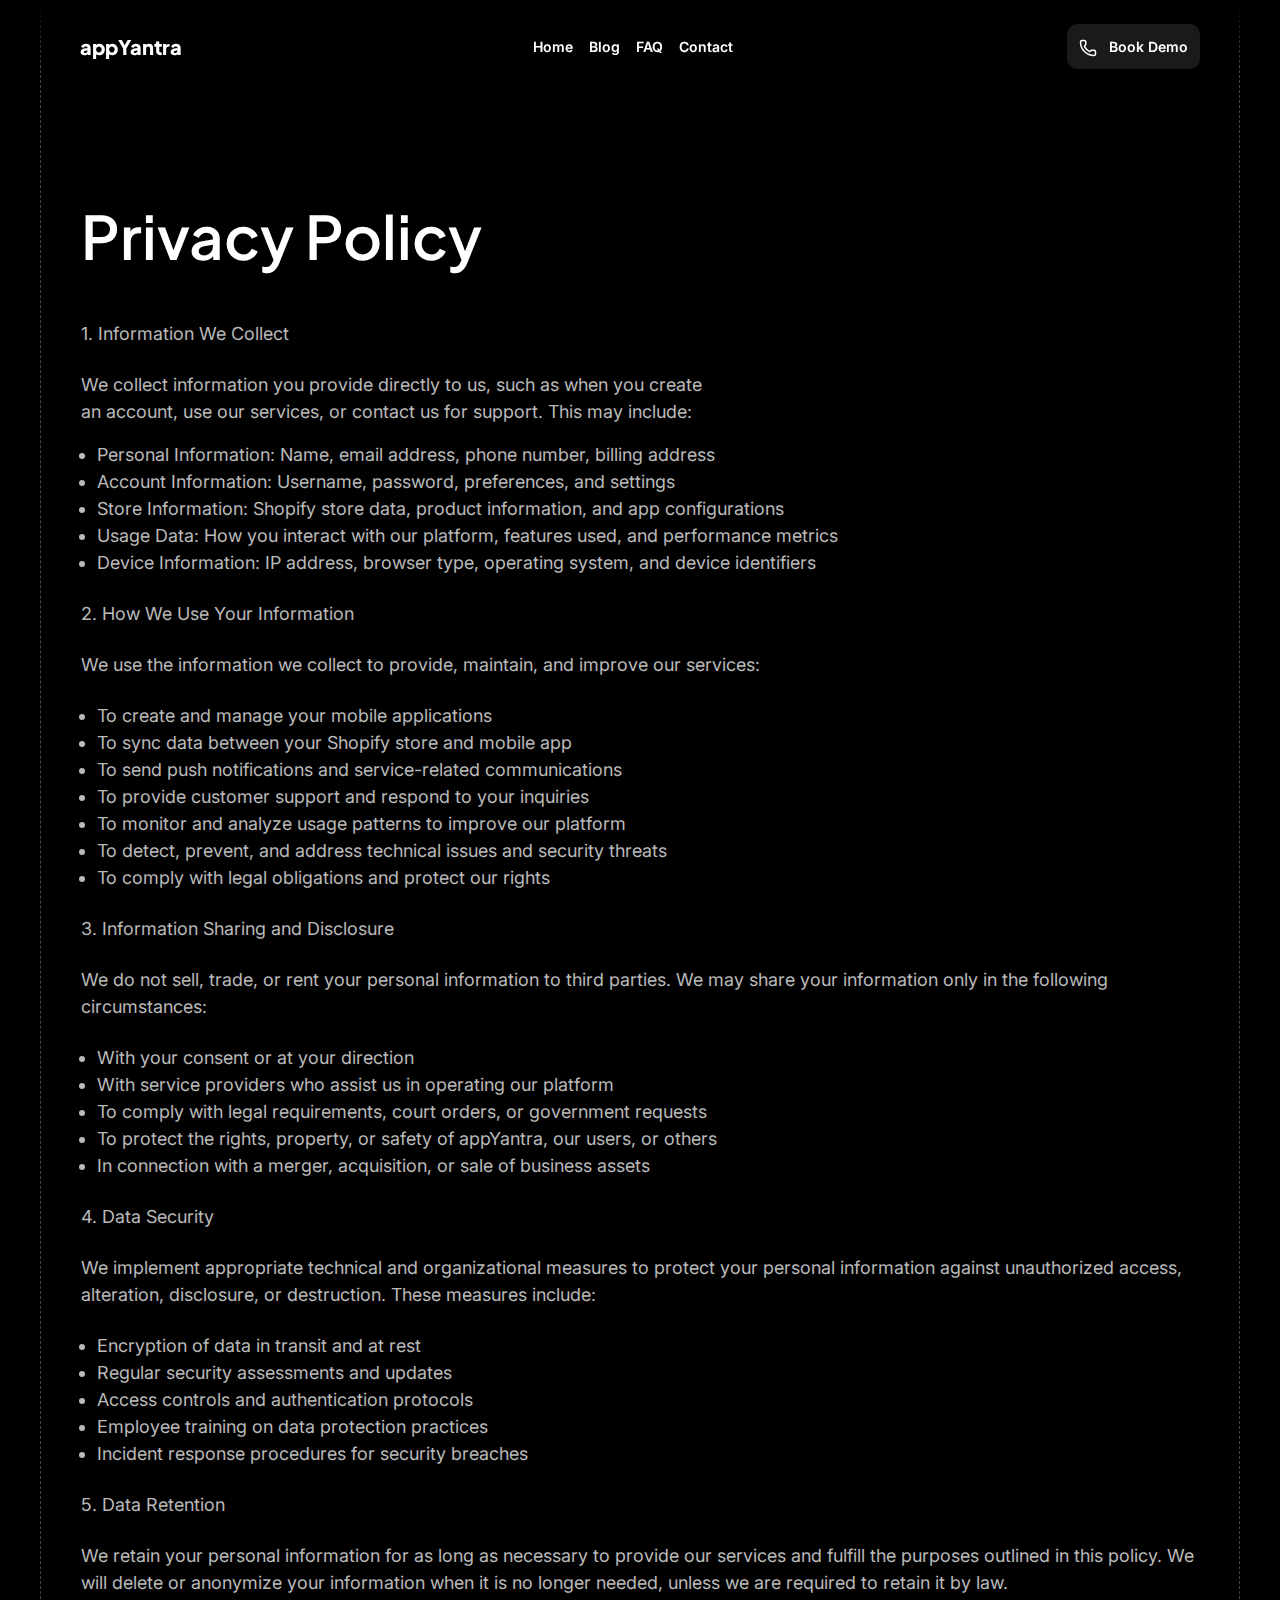
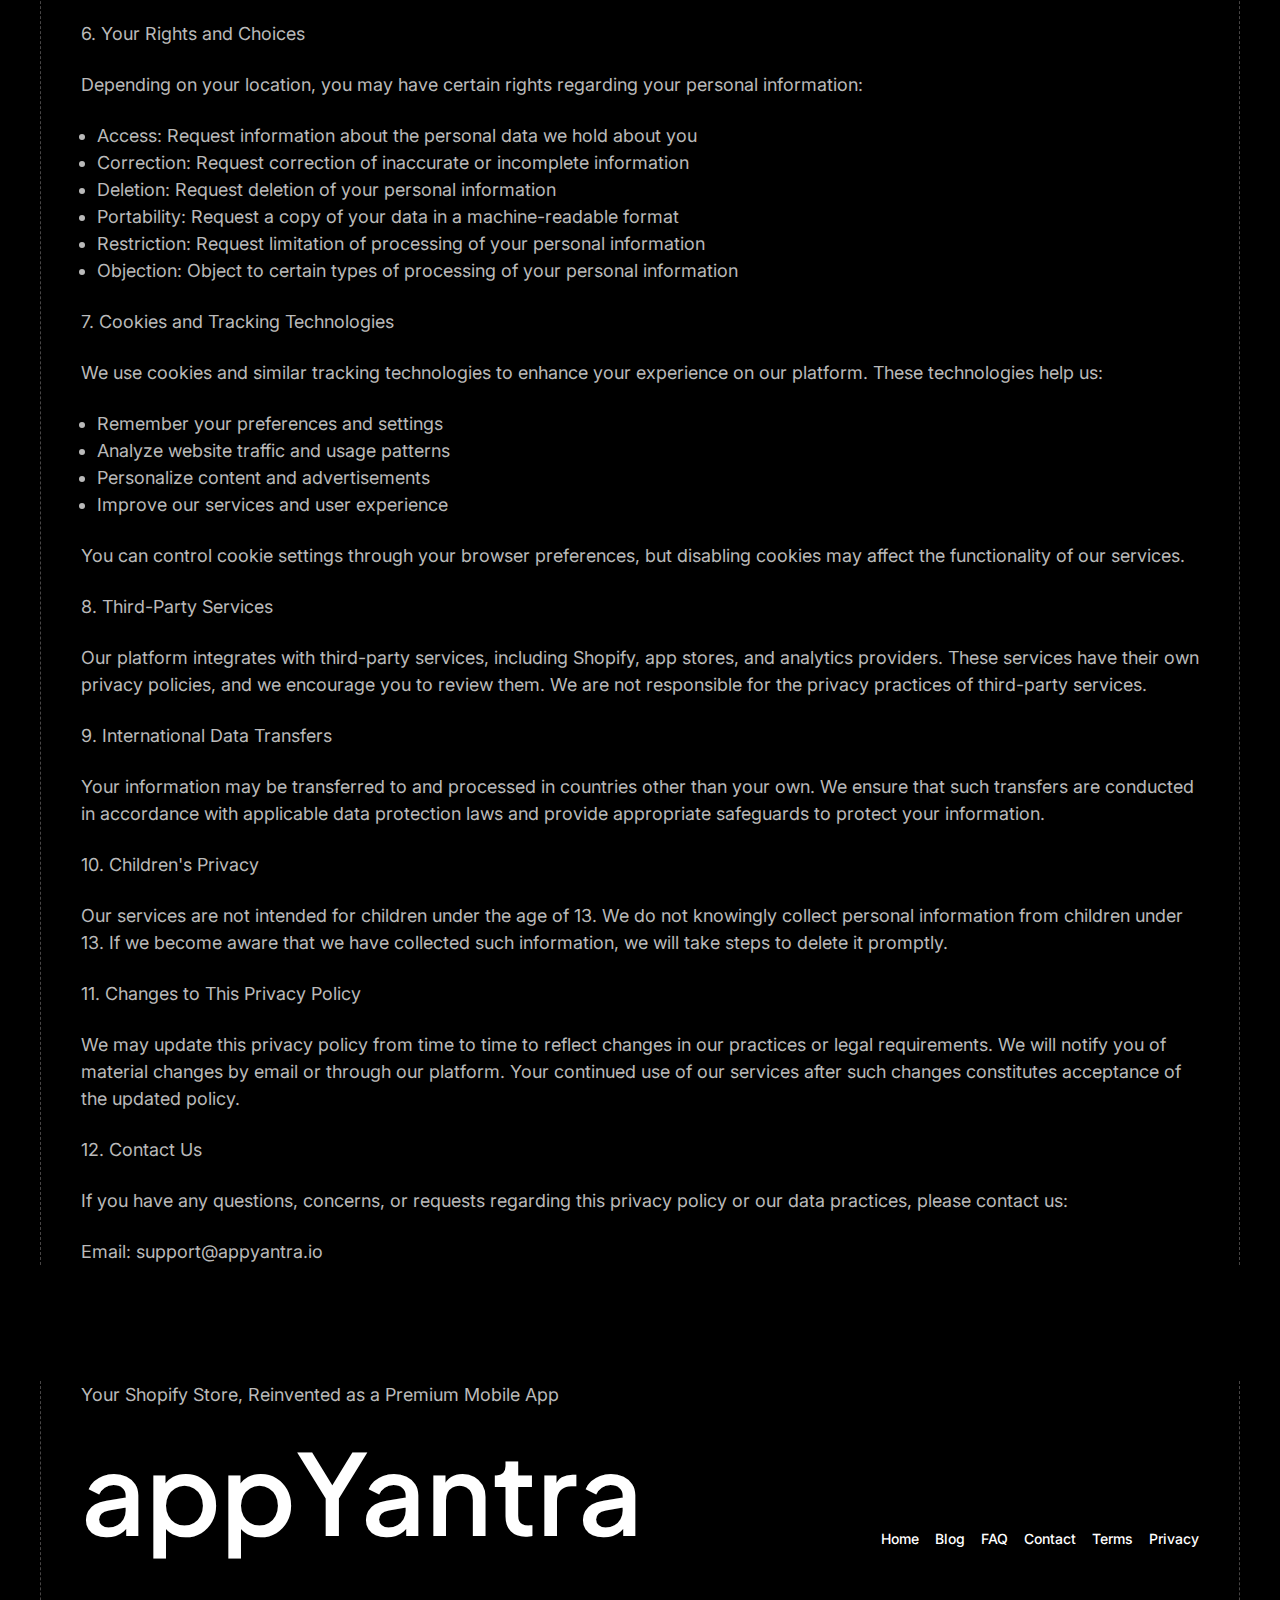
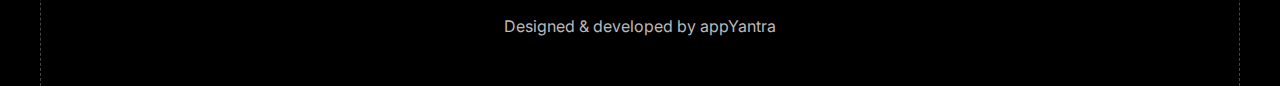
<file: privacy-policy.html>
<!DOCTYPE html>
<html lang="en">

<head>
    <meta charset="UTF-8">
    <meta name="viewport" content="width=device-width, initial-scale=1.0">
    <title>appYantra | Terms </title>
    <link rel="icon" href="images/favicon.png" type="image/x-icon">
    <link rel="stylesheet" href="css/bootstrap.min.css">
    <link rel="stylesheet" href="css/style.css">
</head>

<body>
    <main class="overflow-hidden position-relative">
        <div class="wrapper container ">
            <!-- HEADER STARTED HERE -->
            <header class=" fixed-top">
                <nav class="navbar navbar-expand-lg py-4 ">
                    <div class="container">
                        <a class="navbar-brand" href="index.html">appYantra</a>

                        <!-- Off-canvas toggle button -->
                        <button class="navbar-toggler bg-white" type="button" data-bs-toggle="offcanvas"
                            data-bs-target="#offcanvasNavbar" aria-controls="offcanvasNavbar" aria-expanded="false"
                            aria-label="Toggle navigation">
                            <span class="navbar-toggler-icon"></span>
                        </button>

                        <!-- Off-canvas content -->
                        <div class="offcanvas offcanvas-end bg-dark" tabindex="-1" id="offcanvasNavbar"
                            aria-labelledby="offcanvasNavbarLabel">
                            <div class="offcanvas-header justify-content-end">
                                <!-- <h5 class="offcanvas-title" id="offcanvasNavbarLabel"> <a class="navbar-brand" href="#">appYantra</a></h5> -->
                                <button type="button" class="btn-close bg-white " data-bs-dismiss="offcanvas"
                                    aria-label="Close"></button>
                            </div>
                            <div class="offcanvas-body">
                                <ul class="navbar-nav justify-content-center flex-grow-1 align-items-lg-center">
                                    <li class="nav-item">
                                        <a class="nav-link" href="index.html">Home</a>
                                    </li>
                                    <li class="nav-item">
                                        <a class="nav-link" href="https://medium.com/@amit_52413">Blog</a>
                                    </li>
                                    <li class="nav-item">
                                        <a class="nav-link" href="FAQ.html">FAQ</a>
                                    </li>
                                    <li class="nav-item">
                                        <a class="nav-link" href="contact.html">Contact</a>
                                    </li>

                                </ul>

                                <div class="nav_btn">
                                    <button type="button" class="main_btn border-0 text-white">
                                        <svg xmlns="http://www.w3.org/2000/svg" width="18" height="18"
                                            viewBox="0 0 24 24" fill="none" stroke="currentColor" stroke-width="2"
                                            stroke-linecap="round" stroke-linejoin="round"
                                            class="lucide lucide-phone-icon lucide-phone">
                                            <path
                                                d="M13.832 16.568a1 1 0 0 0 1.213-.303l.355-.465A2 2 0 0 1 17 15h3a2 2 0 0 1 2 2v3a2 2 0 0 1-2 2A18 18 0 0 1 2 4a2 2 0 0 1 2-2h3a2 2 0 0 1 2 2v3a2 2 0 0 1-.8 1.6l-.468.351a1 1 0 0 0-.292 1.233 14 14 0 0 0 6.392 6.384" />
                                        </svg>
                                        <span class="ms-2">Book Demo</span>
                                    </button>
                                </div>
                            </div>
                        </div>
                    </div>
                </nav>
            </header>
            <section class="terms">
                <div class="mb-5">
                    <h1 class="main_heading"> Privacy Policy</h1>
                </div>
                <div class="terms_content">
                    <p>1. Information We Collect</p>
                    <p class="mt-4">We collect information you provide directly to us, such as when you create <br> an account, use our services, or contact us for support. This may include:</p>
                    <ul class="m-0 ps-3">
                        <li>Personal Information: Name, email address, phone number, billing address</li>
                        <li>Account Information: Username, password, preferences, and settings</li>
                        <li>Store Information: Shopify store data, product information, and app configurations</li>
                        <li>Usage Data: How you interact with our platform, features used, and performance metrics</li>
                        <li>Device Information: IP address, browser type, operating system, and device identifiers</li>
                    </ul>
                    <p class="mt-4">2. How We Use Your Information</p>
                    <p class="mt-4">We use the information we collect to provide, maintain, and improve our services:</p>
                    <ul class=" m-0  mt-4 ps-3">
                        <li>To create and manage your mobile applications</li>
                        <li>To sync data between your Shopify store and mobile app</li>
                        <li>To send push notifications and service-related communications</li>
                        <li>To provide customer support and respond to your inquiries</li>
                        <li>To monitor and analyze usage patterns to improve our platform</li>
                        <li>To detect, prevent, and address technical issues and security threats</li>
                        <li>To comply with legal obligations and protect our rights</li>
                    </ul>
                    <p class="mt-4">3. Information Sharing and Disclosure</p>
                    <p class="mt-4">We do not sell, trade, or rent your personal information to third parties. We may share your information only in the following circumstances:</p>
                    <ul class=" m-0  mt-4 ps-3">
                        <li>With your consent or at your direction</li>
                        <li>With service providers who assist us in operating our platform</li>
                        <li>To comply with legal requirements, court orders, or government requests</li>
                        <li>To protect the rights, property, or safety of appYantra, our users, or others</li>
                        <li>In connection with a merger, acquisition, or sale of business assets</li>
                    </ul>
                    <p class="mt-4">4. Data Security</p>
                    <p class="mt-4">We implement appropriate technical and organizational measures to protect your personal information against unauthorized access, alteration, disclosure, or destruction. These measures include:</p>
                    <ul class=" m-0  mt-4 ps-3">
                        <li> Encryption of data in transit and at rest</li>
                        <li>Regular security assessments and updates</li>
                        <li>Access controls and authentication protocols</li>
                        <li>Employee training on data protection practices</li>
                        <li>Incident response procedures for security breaches</li>
                    </ul>
                    <p class="mt-4">5. Data Retention</p>
                    <p class="mt-4">We retain your personal information for as long as necessary to provide our services and fulfill the purposes outlined in this policy. We will delete or anonymize your information when it is no longer needed, unless we are required to retain it by law.</p>
                    <p class="mt-4">6. Your Rights and Choices</p>
                    <p class="mt-4">Depending on your location, you may have certain rights regarding your personal information:</p>
                    <ul class=" m-0  mt-4 ps-3">
                        <li>Access: Request information about the personal data we hold about you</li>
                        <li>Correction: Request correction of inaccurate or incomplete information</li>
                        <li>Deletion: Request deletion of your personal information</li>
                        <li>Portability: Request a copy of your data in a machine-readable format</li>
                        <li>Restriction: Request limitation of processing of your personal information</li>
                        <li>Objection: Object to certain types of processing of your personal information</li>
                    </ul>
                    <p class="mt-4">7. Cookies and Tracking Technologies</p>
                    <p class="mt-4">We use cookies and similar tracking technologies to enhance your experience on our platform. These technologies help us:</p>
                    <ul class=" m-0  mt-4 ps-3">
                        <li>Remember your preferences and settings</li>
                        <li>Analyze website traffic and usage patterns</li>
                        <li>Personalize content and advertisements</li>
                        <li>Improve our services and user experience</li>
                    </ul>
                    <p class="mt-4">You can control cookie settings through your browser preferences, but disabling cookies may affect the functionality of our services.</p>
                    <p class="mt-4">8. Third-Party Services</p>
                    <p class="mt-4">Our platform integrates with third-party services, including Shopify, app stores, and analytics providers. These services have their own privacy policies, and we encourage you to review them. We are not responsible for the privacy practices of third-party services.</p>
                    <p class="mt-4">9. International Data Transfers</p>
                    <p class="mt-4">Your information may be transferred to and processed in countries other than your own. We ensure that such transfers are conducted in accordance with applicable data protection laws and provide appropriate safeguards to protect your information.</p>
                    <p class="mt-4">10. Children's Privacy</p>
                    <p class="mt-4">Our services are not intended for children under the age of 13. We do not knowingly collect personal information from children under 13. If we become aware that we have collected such information, we will take steps to delete it promptly.</p>
                    <p class="mt-4">11. Changes to This Privacy Policy</p>
                    <p class="mt-4">We may update this privacy policy from time to time to reflect changes in our practices or legal requirements. We will notify you of material changes by email or through our platform. Your continued use of our services after such changes constitutes acceptance of the updated policy.</p>
                    <p class="mt-4">12. Contact Us</p>
                    <p class="mt-4">If you have any questions, concerns, or requests regarding this privacy policy or our data practices, please contact us:</p>
                    <p class="mt-4"><a href="mailto:support@appyantra.io">Email: support@appyantra.io</a></p>
                </div>
            </section>
        </div>
    </main>

     <!-- FOOTER STARED HERE  -->
    <footer class="overflow-hidden position-relative">

        <div class="container p-0">
            <div class="footer-wrapper">
                <div class="row align-items-end">
                    <div class="col-md-12 col-lg-8 text-center text-lg-start">
                        <p class="footer_para ">Your Shopify Store, Reinvented as a Premium Mobile App</p>
                        <h4 class="footer_title ">appYantra</h4>
                    </div>
                    <div class="col-md-12  col-lg-4">
                        <ul class="footer_links justify-content-lg-end justify-content-center flex-wrap">
                            <li>
                                <a class="" href="index.html">Home</a>
                            </li>
                            <li>
                                <a class="" href="https://medium.com/@amit_52413">Blog</a>
                            </li>
                            <li>
                                <a class="" href="FAQ.html">FAQ</a>
                            </li>
                            <li>
                                <a class="" href="contact.html">Contact</a>
                            </li>
                            <li>
                                <a class="" href="terms.html">Terms</a>
                            </li>
                            <li>
                                <a class="" href="privacy-policy.html">Privacy</a>
                            </li>

                        </ul>
                    </div>
                </div>
                <p class="copyright_title py-5 mb-0  text-center">Designed & developed by appYantra</p>
            </div>
        </div>

        <div class="glow-effect" style="transform: rotate(7deg);     position: absolute;
    bottom: -160px;
    left: -126px;     width: 1107px;
    height: 277px;     filter: blur(100px); z-index: -1;">
            <svg viewBox="0 0 1402 351" id="svg9878764945">
                <path
                    d="M 89.076 78.319 C 89.076 78.319 -88.097 105.642 -88.226 66.759 C -88.354 27.875 88.561 -77.216 176.621 -45.23 C 352.743 18.741 587.19 68.825 799.375 1.665 C 1011.56 -65.494 1158.201 5.013 1263.55 79.166 C 1368.898 153.32 1253.104 16.706 1210.321 111.092 C 1167.538 205.478 456.782 297.111 456.782 297.111 Z"
                    fill="var(--token-8454ef88-b6ee-4ed5-be6e-f2c4387e5309, rgb(60, 120, 250))" />
            </svg>
        </div>
    </footer>
    <!-- FOOTER STARED ENDED  -->

    <script src="js/bootstrap.bundle.min.js"></script>
</body>

</html>
</file>
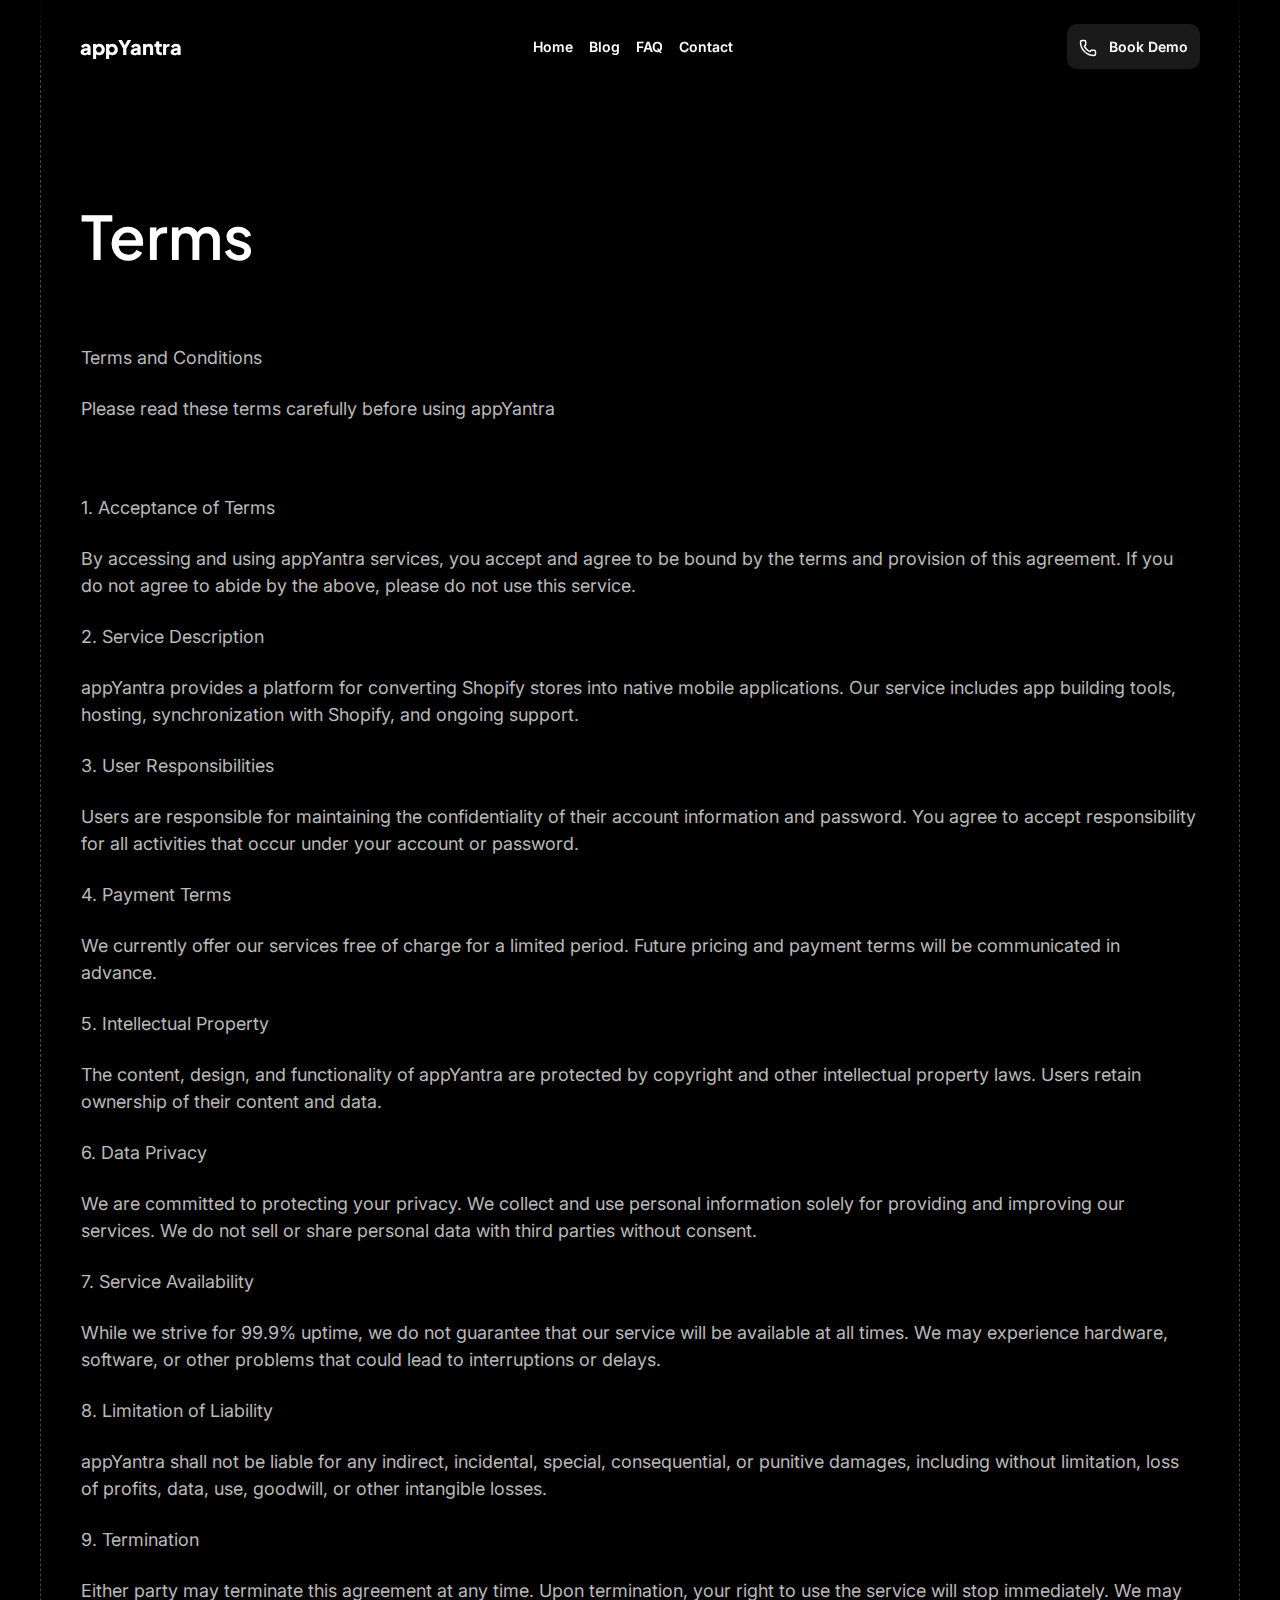
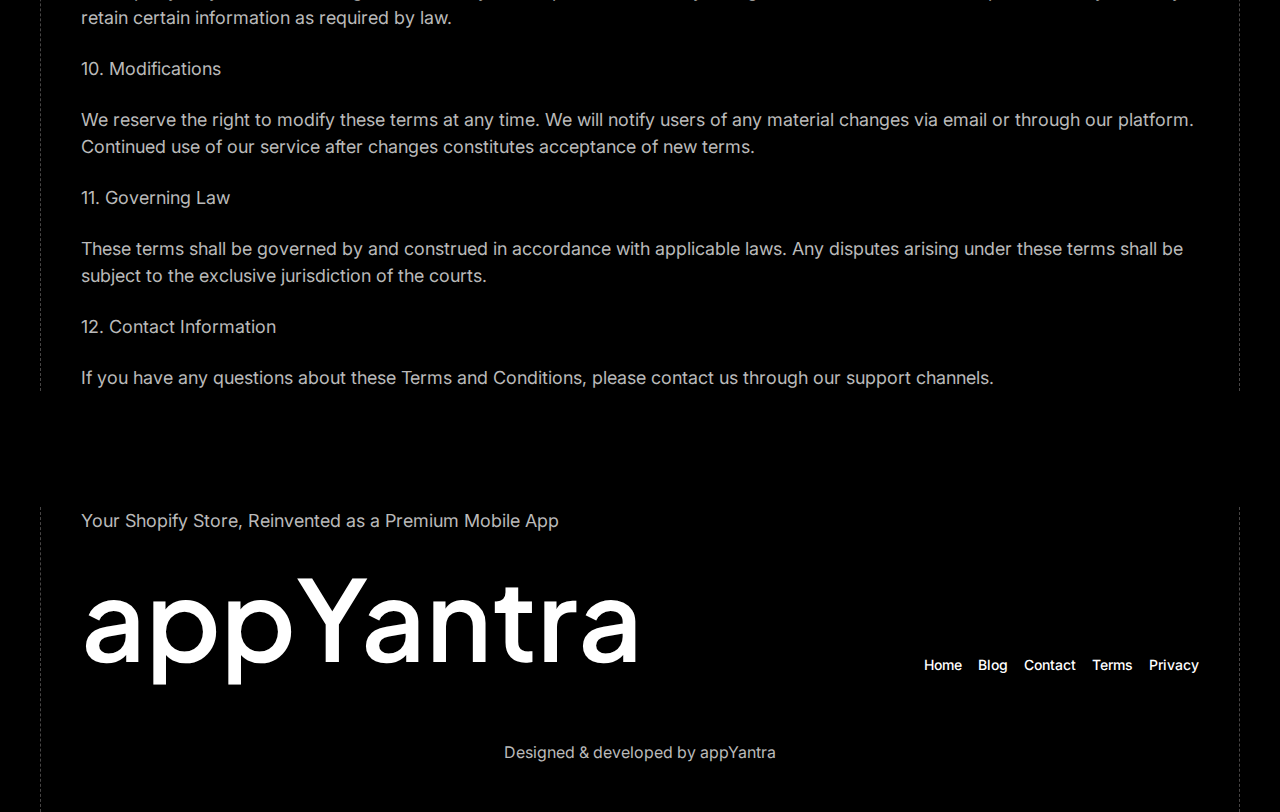
<file: terms.html>
<!DOCTYPE html>
<html lang="en">

<head>
    <meta charset="UTF-8">
    <meta name="viewport" content="width=device-width, initial-scale=1.0">
    <title>appYantra | Terms </title>
    <link rel="icon" href="images/favicon.png" type="image/x-icon">
    <link rel="stylesheet" href="css/bootstrap.min.css">
    <link rel="stylesheet" href="css/style.css">
</head>

<body>
    <main class="overflow-hidden position-relative">
        <div class="wrapper container ">
            <!-- HEADER STARTED HERE -->
            <header class=" fixed-top">
                <nav class="navbar navbar-expand-lg py-4 ">
                    <div class="container">
                        <a class="navbar-brand" href="index.html">appYantra</a>

                        <!-- Off-canvas toggle button -->
                        <button class="navbar-toggler bg-white" type="button" data-bs-toggle="offcanvas"
                            data-bs-target="#offcanvasNavbar" aria-controls="offcanvasNavbar" aria-expanded="false"
                            aria-label="Toggle navigation">
                            <span class="navbar-toggler-icon"></span>
                        </button>

                        <!-- Off-canvas content -->
                        <div class="offcanvas offcanvas-end bg-dark" tabindex="-1" id="offcanvasNavbar"
                            aria-labelledby="offcanvasNavbarLabel">
                            <div class="offcanvas-header justify-content-end">
                                <!-- <h5 class="offcanvas-title" id="offcanvasNavbarLabel"> <a class="navbar-brand" href="#">appYantra</a></h5> -->
                                <button type="button" class="btn-close bg-white " data-bs-dismiss="offcanvas"
                                    aria-label="Close"></button>
                            </div>
                            <div class="offcanvas-body">
                                <ul class="navbar-nav justify-content-center flex-grow-1 align-items-lg-center">
                                    <li class="nav-item">
                                        <a class="nav-link" href="index.html">Home</a>
                                    </li>
                                    <li class="nav-item">
                                        <a class="nav-link" href="https://medium.com/@amit_52413">Blog</a>
                                    </li>
                                    <li class="nav-item">
                                        <a class="nav-link" href="FAQ.html">FAQ</a>
                                    </li>
                                    <li class="nav-item">
                                        <a class="nav-link" href="contact.html">Contact</a>
                                    </li>

                                </ul>

                                <div class="nav_btn">
                                    <button type="button" class="main_btn border-0 text-white">
                                        <svg xmlns="http://www.w3.org/2000/svg" width="18" height="18"
                                            viewBox="0 0 24 24" fill="none" stroke="currentColor" stroke-width="2"
                                            stroke-linecap="round" stroke-linejoin="round"
                                            class="lucide lucide-phone-icon lucide-phone">
                                            <path
                                                d="M13.832 16.568a1 1 0 0 0 1.213-.303l.355-.465A2 2 0 0 1 17 15h3a2 2 0 0 1 2 2v3a2 2 0 0 1-2 2A18 18 0 0 1 2 4a2 2 0 0 1 2-2h3a2 2 0 0 1 2 2v3a2 2 0 0 1-.8 1.6l-.468.351a1 1 0 0 0-.292 1.233 14 14 0 0 0 6.392 6.384" />
                                        </svg>
                                        <span class="ms-2">Book Demo</span>
                                    </button>
                                </div>
                            </div>
                        </div>
                    </div>
                </nav>
            </header>
            <section class="terms">
                <div class="mb-5">
                    <h1 class="main_heading"> Terms</h1>
                </div>
                <div class="terms_content pt-4">
                    <p>Terms and Conditions</p>
                    <p class="mt-4">Please read these terms carefully before using appYantra</p>
                    <p class="mt-4 pt-5">1. Acceptance of Terms</p>
                    <p class="mt-4">By accessing and using appYantra services, you accept and agree to be bound by the terms and provision of this agreement. If you do not agree to abide by the above, please do not use this service.</p>
                    <p class="mt-4">2. Service Description</p>
                    <p class="mt-4">appYantra provides a platform for converting Shopify stores into native mobile applications. Our service includes app building tools, hosting, synchronization with Shopify, and ongoing support.</p>
                    <p class="mt-4">3. User Responsibilities</p>
                    <p class="mt-4">Users are responsible for maintaining the confidentiality of their account information and password. You agree to accept responsibility for all activities that occur under your account or password.</p>
                    <p class="mt-4">4. Payment Terms</p>
                    <p class="mt-4">We currently offer our services free of charge for a limited period. Future pricing and payment terms will be communicated in advance.</p>
                    <p class="mt-4">5. Intellectual Property</p>
                    <p class="mt-4">The content, design, and functionality of appYantra are protected by copyright and other intellectual property laws. Users retain ownership of their content and data.</p>
                    <p class="mt-4">6. Data Privacy</p>
                    <p class="mt-4">We are committed to protecting your privacy. We collect and use personal information solely for providing and improving our services. We do not sell or share personal data with third parties without consent.</p>
                    <p class="mt-4">7. Service Availability</p>
                    <p class="mt-4">While we strive for 99.9% uptime, we do not guarantee that our service will be available at all times. We may experience hardware, software, or other problems that could lead to interruptions or delays.</p>
                    <p class="mt-4">8. Limitation of Liability</p>
                    <p class="mt-4">appYantra shall not be liable for any indirect, incidental, special, consequential, or punitive damages, including without limitation, loss of profits, data, use, goodwill, or other intangible losses.</p>
                    <p class="mt-4">9. Termination</p>
                    <p class="mt-4">Either party may terminate this agreement at any time. Upon termination, your right to use the service will stop immediately. We may retain certain information as required by law.</p>
                    <p class="mt-4">10. Modifications</p>
                    <p class="mt-4">We reserve the right to modify these terms at any time. We will notify users of any material changes via email or through our platform. Continued use of our service after changes constitutes acceptance of new terms.</p>
                    <p class="mt-4">11. Governing Law</p>
                    <p class="mt-4">These terms shall be governed by and construed in accordance with applicable laws. Any disputes arising under these terms shall be subject to the exclusive jurisdiction of the courts.</p>
                    <p class="mt-4">12. Contact Information</p>
                    <p class="mt-4">If you have any questions about these Terms and Conditions, please contact us through our support channels.</p>
                </div>
            </section>
        </div>
    </main>

     <!-- FOOTER STARED HERE  -->
    <footer class="overflow-hidden position-relative">

        <div class="container p-0">
            <div class="footer-wrapper">
                <div class="row align-items-end">
                    <div class="col-md-12 col-lg-8 text-center text-lg-start">
                        <p class="footer_para ">Your Shopify Store, Reinvented as a Premium Mobile App</p>
                        <h4 class="footer_title ">appYantra</h4>
                    </div>
                    <div class="col-md-12  col-lg-4">
                        <ul class="footer_links justify-content-lg-end justify-content-center flex-wrap">
                            <li>
                                <a class="" href="index.html">Home</a>
                            </li>
                            <li>
                                <a class="" href="https://medium.com/@amit_52413">Blog</a>
                            </li>
                            <li>
                                <a class="" href="contact.html">Contact</a>
                            </li>
                            <li>
                                <a class="" href="terms.html">Terms</a>
                            </li>
                            <li>
                                <a class="" href="privacy-policy.html">Privacy</a>
                            </li>

                        </ul>
                    </div>
                </div>
                <p class="copyright_title py-5 mb-0  text-center">Designed & developed by appYantra</p>
            </div>
        </div>

        <div class="glow-effect" style="transform: rotate(7deg);     position: absolute;
    bottom: -160px;
    left: -126px;     width: 1107px;
    height: 277px;     filter: blur(100px); z-index: -1;">
            <svg viewBox="0 0 1402 351" id="svg9878764945">
                <path
                    d="M 89.076 78.319 C 89.076 78.319 -88.097 105.642 -88.226 66.759 C -88.354 27.875 88.561 -77.216 176.621 -45.23 C 352.743 18.741 587.19 68.825 799.375 1.665 C 1011.56 -65.494 1158.201 5.013 1263.55 79.166 C 1368.898 153.32 1253.104 16.706 1210.321 111.092 C 1167.538 205.478 456.782 297.111 456.782 297.111 Z"
                    fill="var(--token-8454ef88-b6ee-4ed5-be6e-f2c4387e5309, rgb(60, 120, 250))" />
            </svg>
        </div>
    </footer>
    <!-- FOOTER STARED ENDED  -->

</body>

</html>
</file>
<file: css/style.css>
@import url('https://fonts.googleapis.com/css2?family=Inter:ital,opsz,wght@0,14..32,100..900;1,14..32,100..900&family=Plus+Jakarta+Sans:ital,wght@0,200..800;1,200..800&display=swap');

* {
    margin: 0;
    padding: 0;
    box-sizing: border-box;
}

:root {
    --primary: #000000;
    --secondary: #365eff;
    --dark-btn: #1A1A1A;
    --border-color: #fff8f847;
    --text-color: #BABABA;
    --heading-color: #fff;
    --button-radius: 10px;
}

html,
body {
    width: 100%;
    height: 100%;
}

img {
    max-width: 100%;
}

body {
    background-color: var(--primary);
    font-family: "Inter", sans-serif;
}

h1,
h2,
h3,
h4,
h5,
h6 {
    font-family: "Plus Jakarta Sans", sans-serif;
    color: var(--heading-color);
}

header {
    backdrop-filter: none;
    background: linear-gradient(rgb(0, 0, 0) 0%, rgba(0, 0, 0, 0) 76%);
    width: 100%;

    .container {
        padding: 0 40px;
    }

    .modal-backdrop {
        z-index: -1;
    }

    .navbar-brand {
        color: #fff;
        font-family: "Plus Jakarta Sans", sans-serif;
        font-weight: 800;
        font-size: 20px;
        transition: all 0.4s ease;

        &:hover {
            color: var(--text-color);
        }
    }

    .navbar-nav {
        .nav-item {
            .nav-link {
                color: #fff;
                font-size: 14px;
                font-weight: 600;
                transition: all 0.4s ease;

                &:hover {
                    color: var(--text-color);
                }
            }

        }
    }
}

.wrapper {
    padding: 0 40px;
    border-left: 1px dashed var(--border-color);
    border-right: 1px dashed var(--border-color);

}

.main_btn {
    font-size: 14px;
    font-weight: 600;
    background-color: var(--dark-btn);
    padding: 12px;
    border-radius: var(--button-radius);
}

.blue_btn {
    background-color: var(--secondary);
    transition: all 0.2s;

    &:hover {
        transform: translateY(-2px);
        background-color: #5073ff;
    }
}

.dark_btn {
    transition: all 0.2s;

    &:hover {
        transform: translateY(-2px);
    }
}

/* HERO SECTION CSS START HERE */
.hero_section {
    padding: 200px 0 0;
    position: relative;
    /* overflow: hidden; */


    .svg-glow {
        position: absolute;
        bottom: 0;
        right: -311px;
        width: 1618px;
        height: 405px;
        transform: rotate(-15deg);
        filter: blur(100px);
        pointer-events: none;
        z-index: 0;
    }

    .svg-glow svg {
        width: 100%;
        height: 100%;
    }
}

h1.main_heading {
    font-size: 60px;
    font-weight: 600;
}

p.main_para {
    font-size: 18px;
    color: var(--text-color);
}

/* HERO SECTION CSS END HERE */

/* INFNITE SLIDER CSS START */
.infinite_slider_section {
    padding: 80px 0 0;
}

.card_wrapper {
    h4 {
        font-size: 18px;
        font-weight: 600;
    }

    .member_title {
        color: #fff;
    }

    .card-para {
        font-size: 18px;
        color: #fff;
    }
}

.card-slider {
    width: 100%;
    padding: 40px 0;
    pointer-events: none;
}

.card-slider .swiper-wrapper {
    transition-timing-function: linear !important;
}

.card-slider .swiper-slide {
    width: 412px;
    color: #fff;

    margin-right: 24px;



}

.card_wrapper {
    padding: 20px;
    border: 1px solid rgba(255, 255, 255, 0.1);
    background-color: rgba(255, 255, 255, 0.04);
    border-radius: 24px;
    opacity: 1;
}


/* INFNITE SLIDER CSS END */

/* HOW IT WORKS SECTION CSS START*/
.process_section {
    padding: 180px 0 100px;

    .step_slider_wrapper {
        margin-top: 50px;

        .swiper {
            padding-bottom: 70px;
        }

        /* Navigation container */
        .simple-slider {
            padding-bottom: 60px;
        }

        /* Both buttons */
        .swiper-button-next,
        .swiper-button-prev {
            width: 44px;
            height: 44px;
            background: var(--secondary);
            border-radius: 50%;
            bottom: 10px;
            top: auto;
            color: #fff;
            box-shadow: 0 6px 15px rgba(0, 0, 0, .4);
        }

        /* Position right bottom */
        .swiper-button-next {
            right: 10px;
        }

        .swiper-button-prev {
            right: 64px;
            left: auto;
        }

        /* Remove default arrow size */
        .swiper-button-next::after,
        .swiper-button-prev::after {
            font-size: 16px;
        }

        .step_title {
            font-size: 12px;
            font-weight: 600;
            color: var(--secondary);
        }

        .step_card_heading {
            font-size: 32px;
            font-weight: 600;
        }

        .step_card_wrapper {
            border: 1px solid rgba(255, 255, 255, 0.1);
            background-color: rgba(255, 255, 255, 0.04);
            padding: 30px;
            border-radius: 24px;
            border-radius: 24px;

            p {
                color: var(--text-color);
            }
        }
    }
}

.section_title_text {
    font-size: 14px;
    font-weight: 600;
    text-transform: uppercase;
    background-image: linear-gradient(45deg,
            var(--secondary, rgb(54, 94, 255)) 0%,
            rgb(176, 192, 255) 100%);

    -webkit-background-clip: text;
    background-clip: text;
    color: transparent;
    -webkit-text-fill-color: transparent;
}

.section_heading_text {
    font-size: 44px;
    font-weight: 700;
}

.bold_para_text {
    font-size: 18px;
    font-weight: 700;
    color: var(--text-color);
}

/* HOW IT WORKS SECTION END START*/


/* WHY APPYANTRA CSS  START*/
.why_appYantra {
    .content_part {
        .why_appYantra_section_title {
            font-size: 14px;
            font-weight: 600;
            text-transform: uppercase;
            color: var(--secondary);
        }
    }

    .collapse_content_wrapper {
        margin-top: 50px;

        .service-item {
            overflow: hidden;
            border-bottom: 1px solid var(--border-color);
            padding: 30px 0px;
            margin-bottom: 15px;
        }

        .service-btn {
            width: 100%;

            background: transparent;
            border: none;
            font-size: 18px;
            font-weight: 600;
            text-align: left;
            color: #fff;

            h4 {
                font-size: 32px;
                font-weight: 600;
                margin: 0;
            }
        }

        .service-btn:not(.collapsed) {
            /* background:#0d6efd; */
            color: white;
        }

        .service-body {
            padding: 20px 0 0;
            color: var(--text-color);
        }


        .image-box img {
            width: 100%;
            border-radius: 14px;
            display: none;
        }

        .image-box img.active {
            display: block;
        }
    }
}

/* WHY APPYANTRA CSS  END*/

/* TESTIMONAIL CSS START HERE */
.testimonial_section {
    padding: 120px 0 70px;

    .content_part {
        p {
            font-size: 18px;
            color: var(--text-color);
        }
    }
}

/* TESTIMONAIL CSS END HERE */

/* CONTACT US PAGE CSS START HERE */
.contact_us {
    padding: 200px 0 0;

    .contact_content {
        position: sticky;
        top: 200px;

        .social_links {
            h4 {
                font-size: 24px;
                font-weight: 600;
            }

            a {
                font-size: 14px;
                font-weight: 600;
                color: #fff;
                text-decoration: none;
            }
        }
    }
    .contact_form{
        .form-label{
            font-size: 16px;
            color: var(--text-color);
        }
        .form-control{
            background-color: transparent;
            border-color: var(--border-color);
            &:focus{
                box-shadow: none;
            }
            &::placeholder{
                font-size: 13px;
                color: var(--border-color);
            }
        }
    }
}

/* CONTACT US PAGE CSS END HERE */

/* FAQ PAGE CSS START HERE */
.faq_section{
      padding: 200px 0 0;
      .faq_wrapper{
        .accordion {
            color: #fff;
            --bs-accordion-bg: transparent;
            --bs-accordion-border-color: var(--border-color);
        }
        .accordion-button{
            color: #fff;
            font-size: 18px;
            font-weight: 600;
            &:focus{
                box-shadow: none;
            }
        }
        .accordion-item {
            color: #fff;
            margin-bottom: 20px;
            border: 1px solid var(--border-color);
            border-radius: 5px;
        }
        .accordion-button::after{
               background-image: url("data:image/svg+xml,%3Csvg xmlns='http://www.w3.org/2000/svg' viewBox='0 0 24 24' fill='none' stroke='white' stroke-width='2' stroke-linecap='round' stroke-linejoin='round'%3E%3Cpath d='m6 9 6 6 6-6'/%3E%3C/svg%3E");
        }
        .accordion-button:not(.collapsed)::after {
   /* background-image: url("data:image/svg+xml,%3Csvg xmlns='http://www.w3.org/2000/svg' viewBox='0 0 24 24' fill='none' stroke='white' stroke-width='2' stroke-linecap='round' stroke-linejoin='round'%3E%3Cpath d='m18 15-6-6-6 6'/%3E%3C/svg%3E"); */
}
        .accordion-button:not(.collapsed){
            background-color: transparent;
        }
      }
}
/* FAQ PAGE CSS END HERE */

/* TERMS PAGE CSS START HERE */
.terms{
    padding: 200px 0 0;
    .terms_content{
        p, li, a{
            font-size: 18px;
            color: var(--text-color);
            text-decoration: none;
        }
    }
}
/* TERMS PAGE CSS START HERE */

/* FOOTER CSS START HERE */
footer {
    .footer-wrapper {
        margin: 100px 0 0;
        padding: 0px 40px 0;
        border-left: 1px dashed var(--border-color);
        border-right: 1px dashed var(--border-color);

        .footer_para {
            font-size: 18px;
            color: var(--text-color);
        }

        .footer_title {
            font-size: 112px;
            font-weight: 600;
            transition: all 0.4s ease;

            &:hover {
                color: var(--text-color);
            }
        }

        .footer_links {
            display: flex;
            list-style: none;
            gap: 16px;
            justify-content: end;

            a {
                color: #fff;
                font-size: 14px;
                font-weight: 500;
                text-decoration: none;
                transition: all 0.4s ease;

                &:hover {
                    color: var(--text-color);
                }
            }
        }

        .copyright_title {
            color: var(--text-color);
        }
    }

}

/* FOOTER CSS END HERE */

.glow-effect {
    opacity: 0;
    animation: glowFade 1.4s ease-out forwards;
}

@keyframes glowFade {
    from {
        opacity: 0;
        transform: translateY(20px) rotate(7deg);
    }

    to {
        opacity: 1;
        transform: translateY(0) rotate(7deg);
    }
}


@media (max-width: 767px) {
    .wrapper {
        padding: 0 20px;
    }

    header {
        .container {
            padding: 0 20px;
        }
    }

    .hero_section {
        padding: 150px 0 0;
    }
     h1.main_heading {
                font-size: 38px;
            }
    .process_section {
        padding: 80px 0 100px;
    }

    .why_appYantra {
        & .collapse_content_wrapper {
            & .service-btn {
                h4 {
                    font-size: 20px;
                }
            }
        }
    }

    .section_heading_text {
        font-size: 35px;
    }

    .contact_us,.terms,.faq_section{
        padding: 150px 0 0;
    }
    footer {
        .footer-wrapper {

            .footer_title {
                font-size: 35px;
            }
        }
    }
}

@media (min-width: 576px) {

    .container,
    .container-sm {
        max-width: 100%;
    }
}

@media (min-width: 768px) {

    .container,
    .container-md,
    .container-sm {
        max-width: 100%;
    }
}

@media (min-width: 1200px) {

    .container,
    .container-lg,
    .container-xl,
    .container-xxl {
        max-width: 1200px !important;
    }
}
</file>
